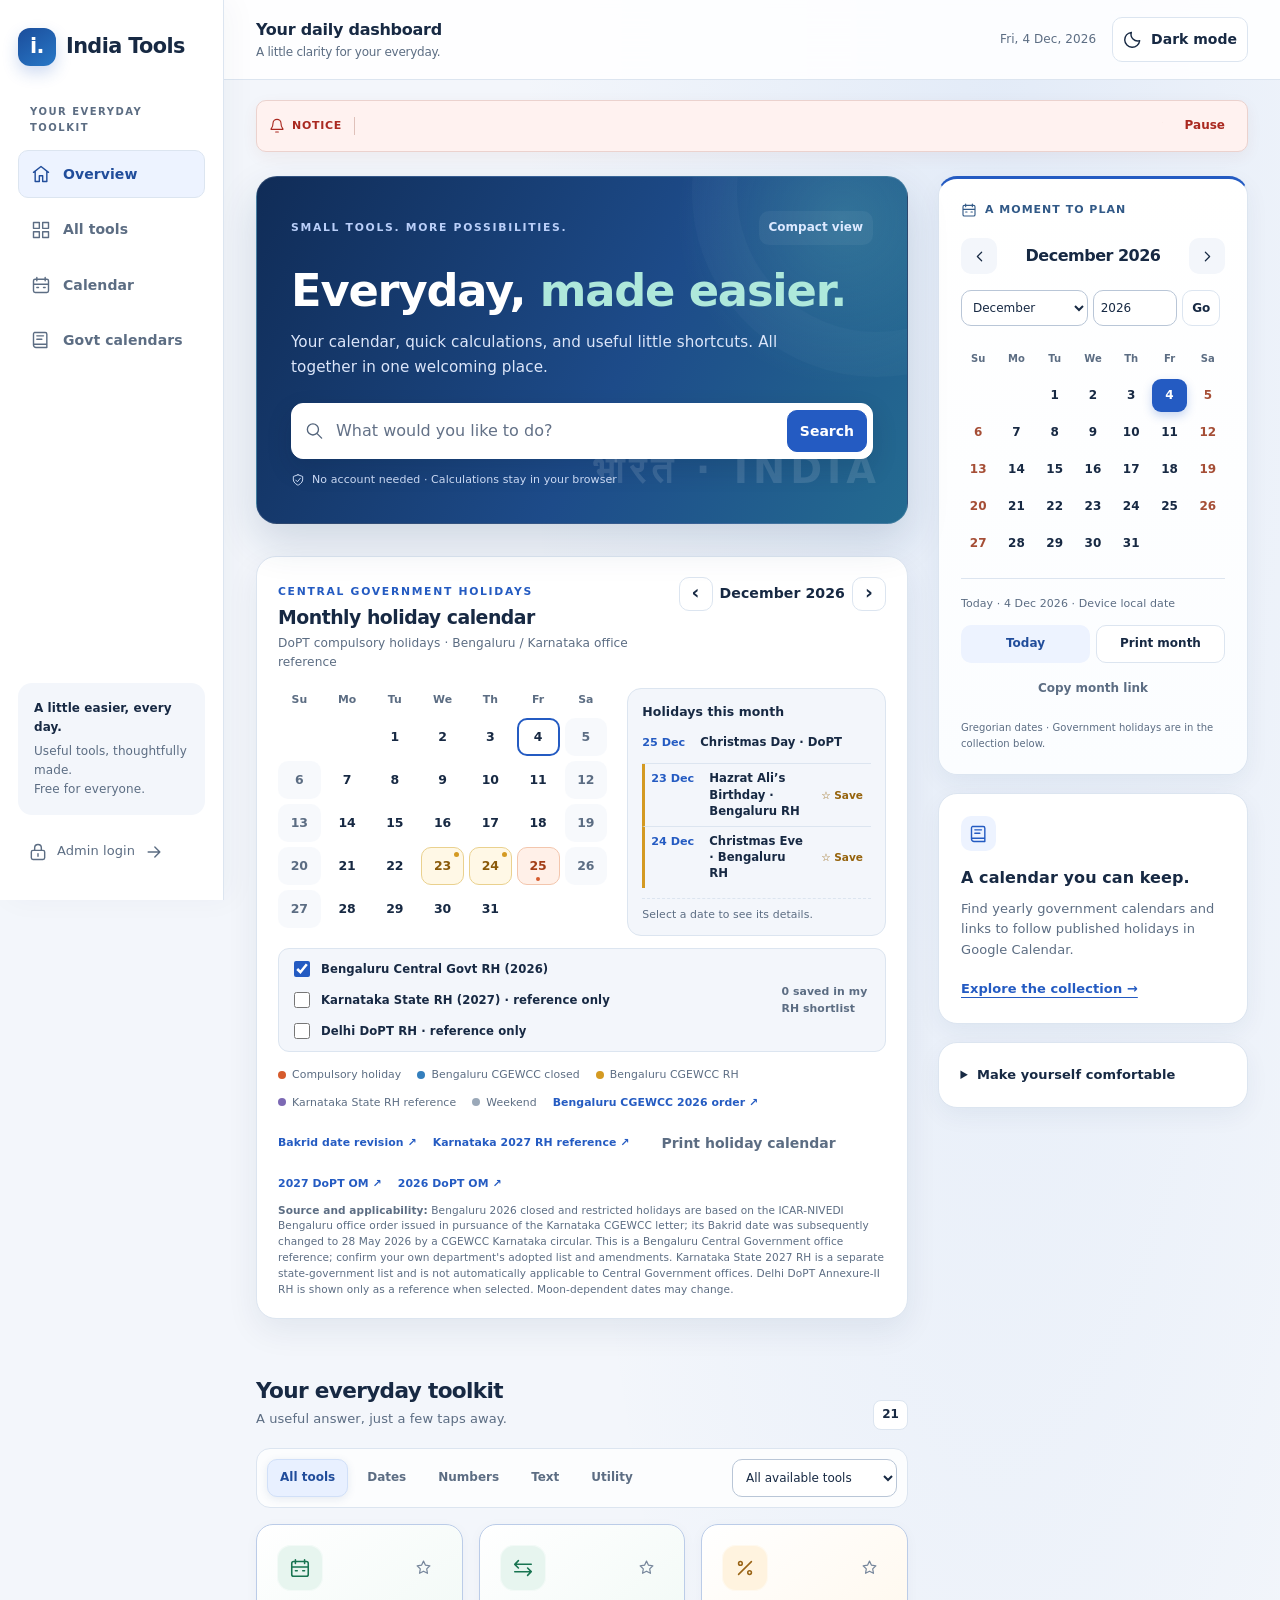
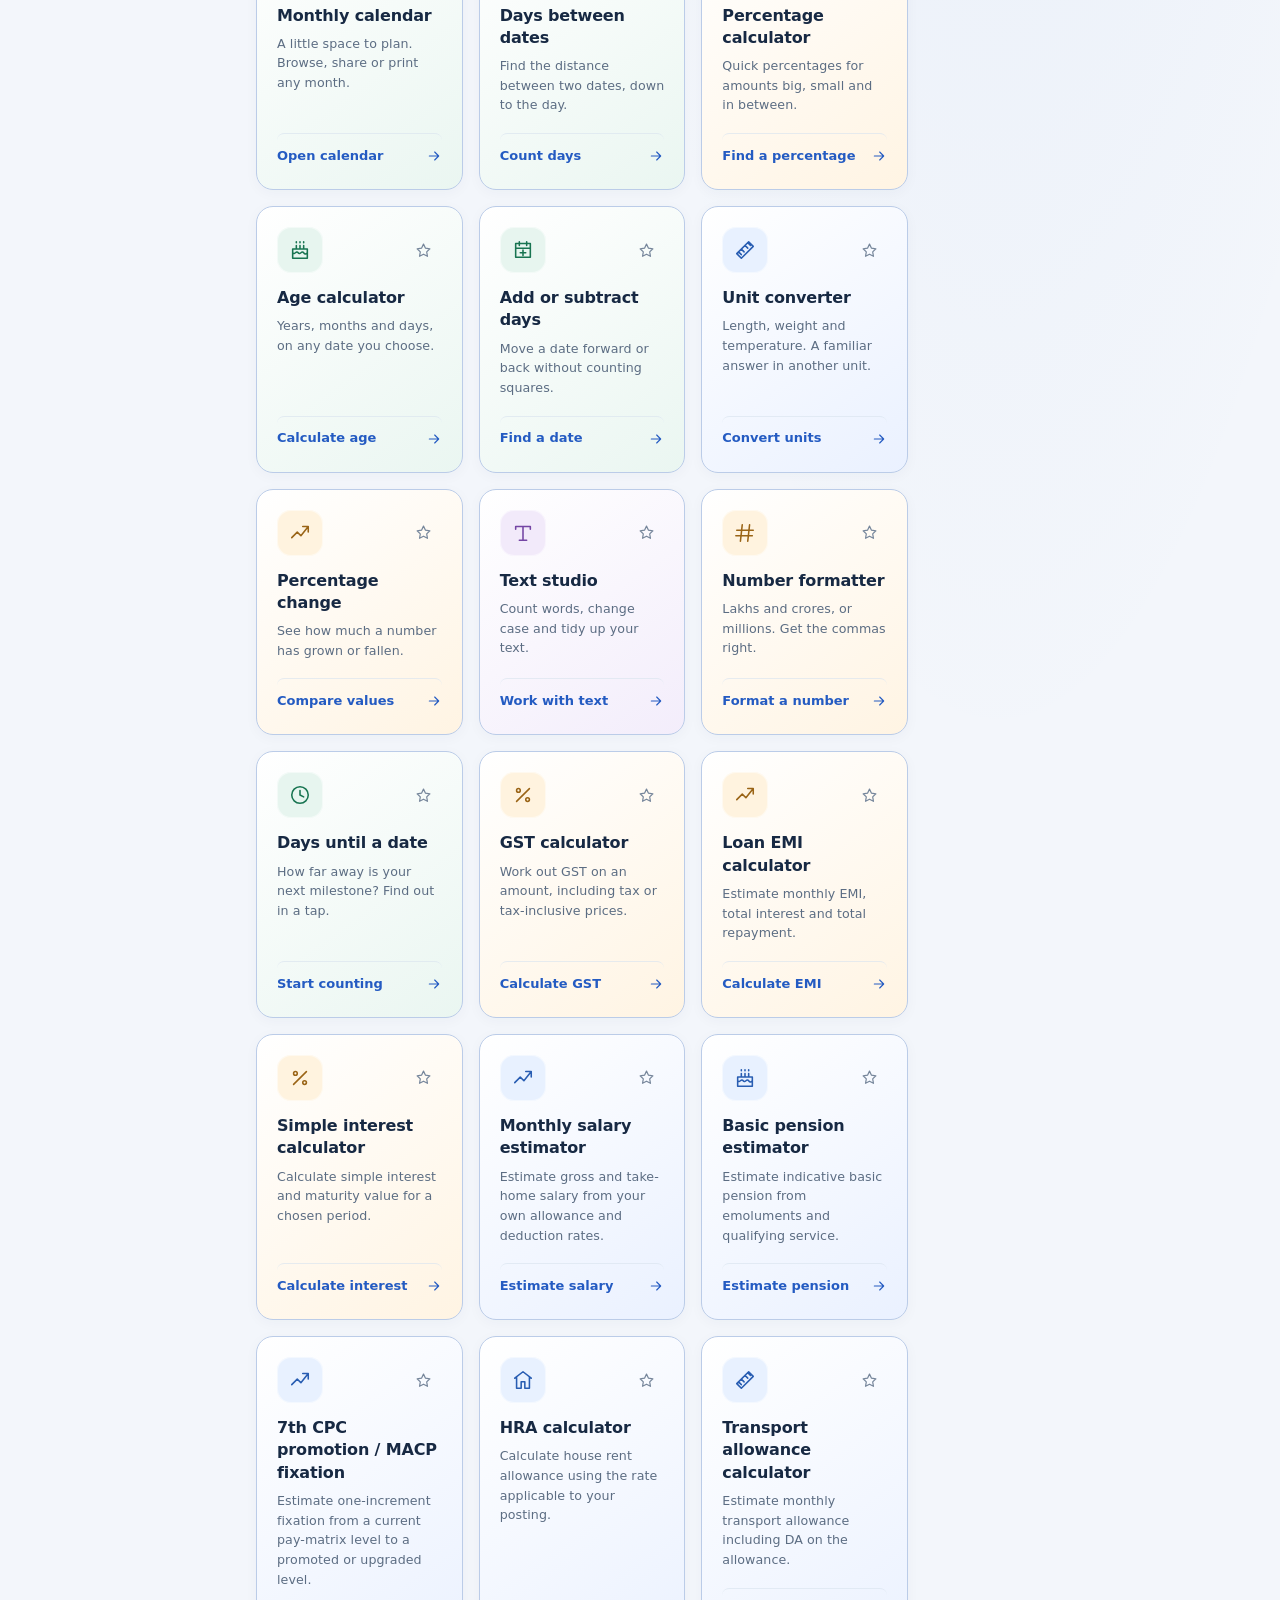
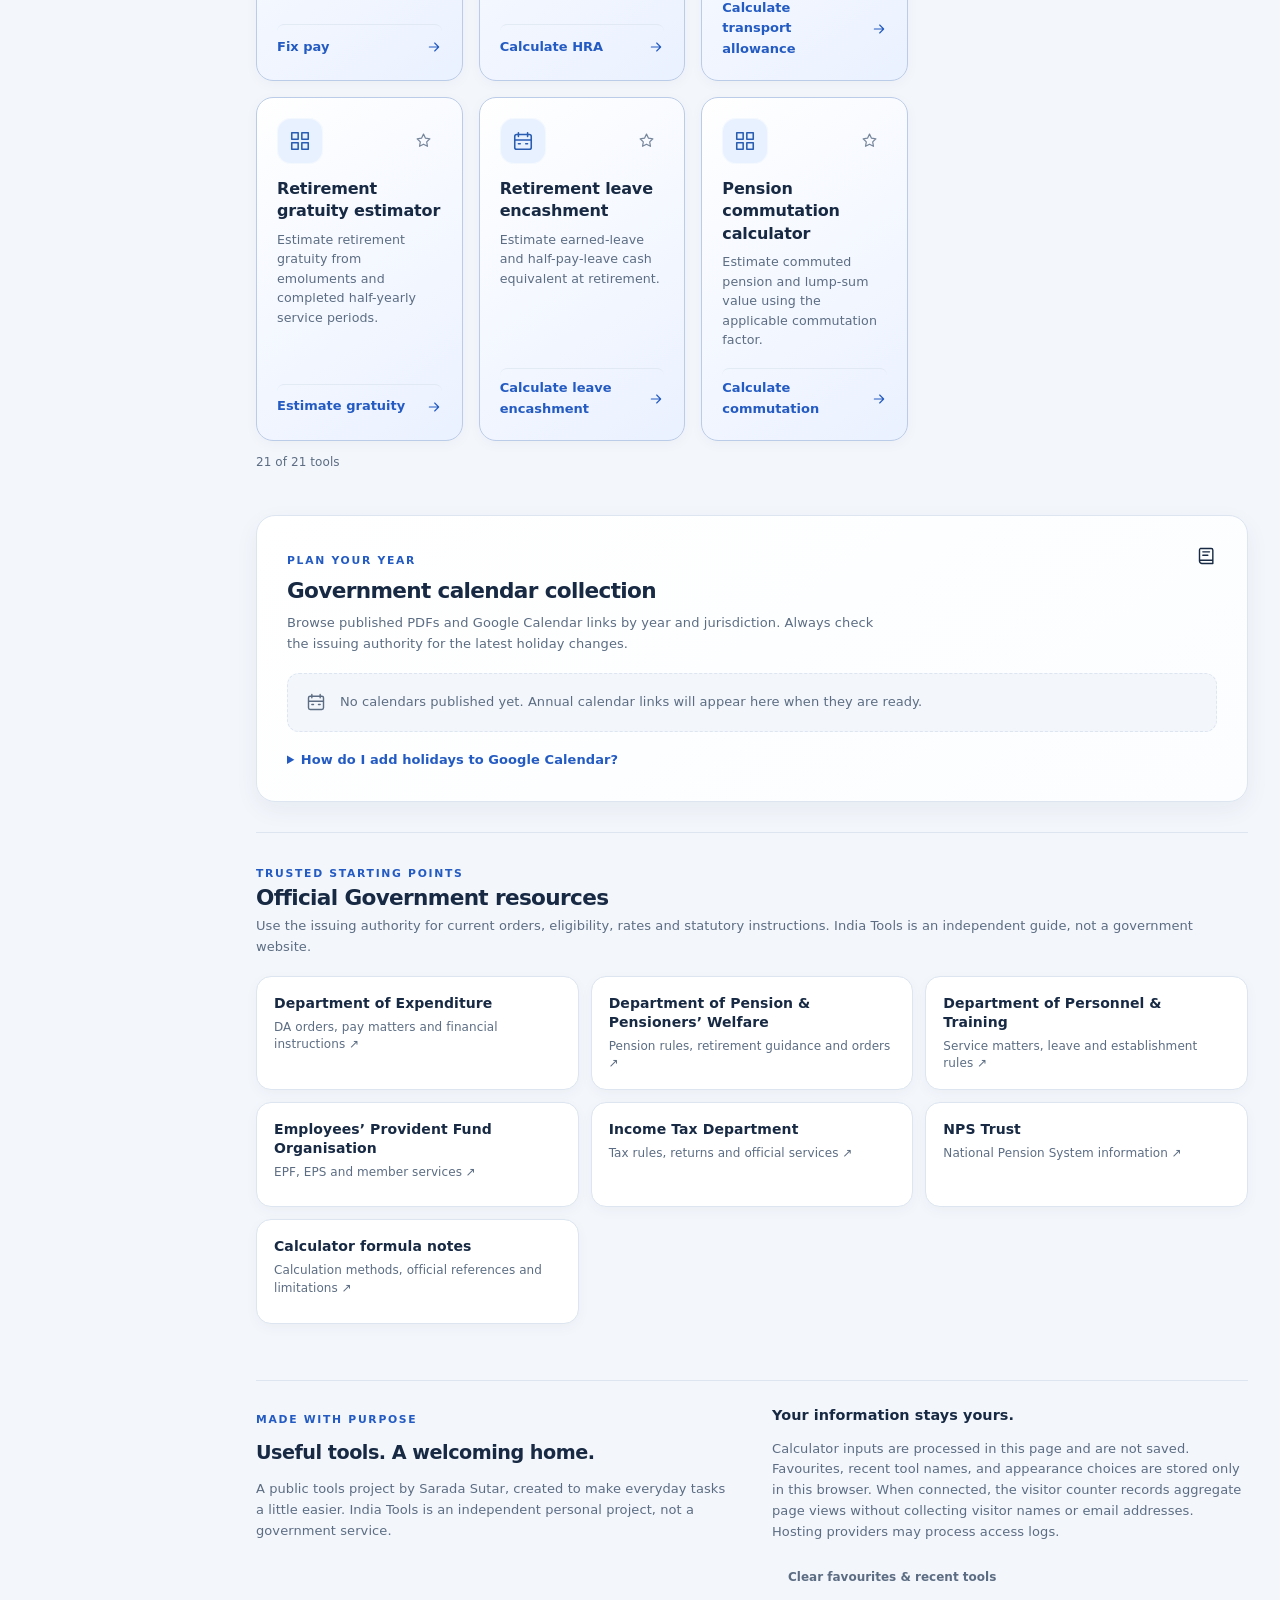
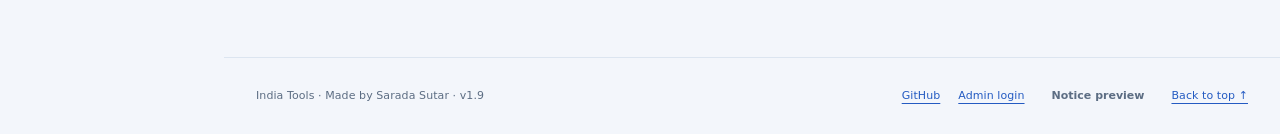
<file: index.html>
<!doctype html>
<html lang="en">
<head>
  <meta charset="utf-8"><meta name="viewport" content="width=device-width,initial-scale=1"><meta name="theme-color" content="#245bc2"><meta name="color-scheme" content="light dark"><link rel="manifest" href="./manifest.webmanifest"><link rel="canonical" href="https://saradasutar.github.io/india/">
  <meta name="description" content="India Tools by Sarada Sutar. Free calendars, date calculators, GST and loan EMI calculators, number tools and text utilities for everyday life. No public account needed.">
  <meta property="og:title" content="India Tools · Everyday, made easier."><meta property="og:description" content="Your everyday toolkit: calendars, calculations and useful little shortcuts. Free to use."><meta property="og:type" content="website"><meta property="og:url" content="https://saradasutar.github.io/india/"><meta name="twitter:card" content="summary">
  <title>India Tools · Everyday, made easier.</title>
  <link rel="icon" href="./favicon.svg" type="image/svg+xml"><link rel="stylesheet" href="./dashboard.css?v=1.9">
  <script src="./tool-core.js?v=0.8" defer></script><script src="./dashboard.js?v=1.9" defer></script>
</head>
<body>
<a class="skip" href="#main">Skip to content</a>
<aside class="sidebar" aria-label="Dashboard navigation">
  <a class="brand" href="./"><span class="brand-mark" aria-hidden="true">i.</span>India Tools</a>
  <div class="side-label">YOUR EVERYDAY TOOLKIT</div>
  <nav aria-label="Main navigation">
    <a href="#main" class="active" aria-current="location"><i data-icon="home"></i><span>Overview</span></a>
    <a href="#tools"><i data-icon="grid"></i><span>All tools</span></a>
    <a href="#calendar"><i data-icon="calendar"></i><span>Calendar</span></a>
    <a href="#publicCalendars"><i data-icon="book"></i><span>Govt calendars</span></a>
  </nav>
  <div class="sidebar-bottom"><div class="side-note"><strong>A little easier, every day.</strong>Useful tools, thoughtfully made.<br>Free for everyone.</div><a class="side-admin" href="./admin.html"><i data-icon="lock"></i>Admin login<i data-icon="arrow"></i></a></div>
</aside>
<header class="topbar">
  <div class="top-title"><span class="desktop-title">Your daily dashboard</span><span class="mobile-brand">India Tools</span><small>A little clarity for your everyday.</small></div>
  <div class="top-actions"><time id="headerDate"></time><button id="themeToggle" class="icon-button theme-button" type="button" aria-label="Use dark theme" aria-pressed="false"><i data-icon="moon"></i><span id="themeLabel">Dark mode</span></button></div>
</header>
<section class="notice-board" id="noticeBoard" aria-label="Notice board" hidden><strong class="notice-label"><i data-icon="bell"></i><span id="noticeLabel">Notice</span></strong><div class="notice-window"><div class="notice-track" id="noticeTrack"></div></div><button id="noticePause" type="button" aria-pressed="false">Pause</button></section>
<main id="main" tabindex="-1">
  <div class="main-column">
    <section class="welcome" id="welcome" aria-labelledby="welcomeTitle">
      <div class="welcome-head"><span class="eyebrow">Small tools. More possibilities.</span><button type="button" id="welcomeToggle" class="welcome-toggle" aria-expanded="true" aria-controls="welcomeDetails">Compact view</button></div>
      <h1 id="welcomeTitle">Everyday, <em>made easier.</em></h1>
      <div id="welcomeDetails"><p class="lead">Your calendar, quick calculations, and useful little shortcuts. All together in one welcoming place.</p></div>
      <form class="search" id="searchForm" role="search"><i data-icon="search"></i><input id="search" type="search" aria-label="Find a tool" placeholder="What would you like to do?" autocomplete="off"><button class="clear-search" id="clearSearch" type="button" aria-label="Clear tool search" hidden>Clear</button><button class="primary">Search</button></form>
      <div class="welcome-foot"><i data-icon="shield"></i>No account needed · Calculations stay in your browser</div>
    </section>
    <section class="dopt-calendar-card" id="doptCalendarCard" aria-labelledby="doptCalendarTitle">
      <div class="dopt-calendar-head">
        <div><span class="eyebrow">Central Government holidays</span><h2 id="doptCalendarTitle">Monthly holiday calendar</h2><p>DoPT compulsory holidays · Bengaluru / Karnataka office reference</p></div>
        <div class="dopt-month-nav"><button id="doptPrev" type="button" class="icon-button" aria-label="Previous month">‹</button><strong id="doptMonthLabel" aria-live="polite"></strong><button id="doptNext" type="button" class="icon-button" aria-label="Next month">›</button></div>
      </div>
      <div class="dopt-calendar-layout">
        <div class="dopt-month-grid" id="doptMonthGrid" role="group" aria-label="Monthly calendar with DoPT holidays"></div>
        <aside class="dopt-month-agenda" aria-label="Holidays this month"><div class="dopt-agenda-title">Holidays this month</div><div id="doptHolidayList"></div><p id="doptSelectedDate" class="dopt-selected-date" aria-live="polite">Select a date to see its details.</p></aside>
      </div>
      <div class="dopt-calendar-controls">
        <div class="dopt-source-toggles">
          <label class="dopt-toggle"><input id="doptShowCG" type="checkbox" checked> Bengaluru Central Govt RH (2026)</label>
          <label class="dopt-toggle"><input id="doptShowKarnataka" type="checkbox"> Karnataka State RH (2027) · reference only</label>
          <label class="dopt-toggle"><input id="doptShowDelhiRH" type="checkbox"> Delhi DoPT RH · reference only</label>
        </div>
        <span id="doptShortlistCount" class="dopt-shortlist-count">0 saved in my RH shortlist</span>
      </div>
      <div class="dopt-calendar-foot"><span><i class="dopt-dot dopt-dot-holiday"></i> Compulsory holiday</span><span><i class="dopt-dot dopt-dot-cg"></i> Bengaluru CGEWCC closed</span><span><i class="dopt-dot dopt-dot-restricted"></i> Bengaluru CGEWCC RH</span><span><i class="dopt-dot dopt-dot-state"></i> Karnataka State RH reference</span><span><i class="dopt-dot dopt-dot-weekend"></i> Weekend</span><a href="https://nivedi.res.in/holidays.php" target="_blank" rel="noopener noreferrer">Bengaluru CGEWCC 2026 order ↗</a><a href="https://www.nftets.org/adminupload/1779358020Holiday%20Circular.pdf" target="_blank" rel="noopener noreferrer">Bakrid date revision ↗</a><a href="https://m.daijiworld.com/news/newsDisplay?newsID=1335984" target="_blank" rel="noopener noreferrer">Karnataka 2027 RH reference ↗</a><button id="doptPrint" type="button" class="quiet-button">Print holiday calendar</button><a href="https://dtf.in/wp-content/files/DoPT_O.M._dated_16.07.2026__Holidays_to_be_observed_in_Central_Government_Offices_during_the_year_2027_-_reg...PDF" target="_blank" rel="noopener noreferrer">2027 DoPT OM ↗</a><a href="https://d1jmc0u14z2tmp.cloudfront.net/uploads/media/List-of-Holiday-2026-DoPT-0693911b85f7cc3-00668785.pdf" target="_blank" rel="noopener noreferrer">2026 DoPT OM ↗</a></div>
      <p class="dopt-calendar-note"><strong>Source and applicability:</strong> Bengaluru 2026 closed and restricted holidays are based on the ICAR-NIVEDI Bengaluru office order issued in pursuance of the Karnataka CGEWCC letter; its Bakrid date was subsequently changed to 28 May 2026 by a CGEWCC Karnataka circular. This is a Bengaluru Central Government office reference; confirm your own department's adopted list and amendments. Karnataka State 2027 RH is a separate state-government list and is not automatically applicable to Central Government offices. Delhi DoPT Annexure-II RH is shown only as a reference when selected. Moon-dependent dates may change.</p>
    </section>
    <section id="tools" aria-labelledby="toolsTitle">
      <div class="sectionhead"><div><h2 id="toolsTitle">Your everyday toolkit</h2><p>A useful answer, just a few taps away.</p></div><span class="tool-count" aria-label="21 available tools">21</span></div>
      <div class="tool-toolbar"><div class="filters" role="group" aria-label="Tool category"><button class="filter" data-category="All" aria-pressed="true">All tools</button><button class="filter" data-category="Dates" aria-pressed="false">Dates</button><button class="filter" data-category="Numbers" aria-pressed="false">Numbers</button><button class="filter" data-category="Text" aria-pressed="false">Text</button><button class="filter" data-category="Utility" aria-pressed="false">Utility</button></div><select id="toolView" aria-label="Choose which tools to show"><option value="all">All available tools</option><option value="favorites">My favourites</option><option value="recent">Recently used</option></select></div>
      <div class="tools" id="toolCards"></div>
      <div class="empty-state" id="empty" hidden><i data-icon="search"></i><h3 id="emptyTitle">No matching tools</h3><p id="emptyMessage">Try another word or choose a different category.</p><button id="resetFilters" class="secondary">Show all tools</button></div>
      <p id="results" class="tool-results" role="status"></p><div id="recentTools" class="recent" aria-label="Recently opened tools" hidden></div><p id="personalStatus" class="small" role="status"></p>
      <noscript><p class="empty-state">Enable JavaScript to use the interactive calendars and calculators.</p></noscript>
    </section>
  </div>
  <aside class="right-rail" aria-label="Calendar and preferences">
    <section id="calendar" class="calendar" aria-label="Gregorian calendar"><div class="print-title">India Tools</div><div class="rail-title"><i data-icon="calendar"></i>A moment to plan</div><div class="calhead"><button id="prev" aria-label="Previous month" class="icon-button"><i data-icon="left"></i></button><h2 id="month" aria-live="polite"></h2><button id="next" aria-label="Next month" class="icon-button"><i data-icon="right"></i></button></div><form class="cal-jump" id="jumpForm"><select id="jumpMonth" aria-label="Choose month"></select><input id="jumpYear" aria-label="Choose year" type="number" min="1900" max="2100" step="1" required><button>Go</button></form><div class="grid" id="days" role="group" aria-label="Calendar dates"></div><p id="monthStatus" class="calendar-status" role="status"></p><p id="dateCaption" class="caption"></p><div class="cal-actions"><button id="current" class="secondary">Today</button><button id="print">Print month</button></div><button id="shareMonth" class="share-month quiet-button">Copy month link</button><p class="calendar-note">Gregorian dates · Government holidays are in the collection below.</p></section>
    <section class="rail-card"><div class="mini-icon"><i data-icon="book"></i></div><h3>A calendar you can keep.</h3><p>Find yearly government calendars and links to follow published holidays in Google Calendar.</p><a href="#publicCalendars">Explore the collection →</a></section>
    <details class="rail-card view-controls"><summary>Make yourself comfortable</summary><div class="options"><label for="textSize">Text size<select id="textSize"><option value="normal">Standard</option><option value="large">Larger</option></select></label><label><input id="contrast" type="checkbox"> Stronger contrast</label><label><input id="lessMotion" type="checkbox"> Reduce motion</label><button id="resetView">Reset appearance</button><small>Saved on this browser. Press / to find a tool.</small></div></details>
  </aside>
  <section class="government full-width" id="publicCalendars" aria-labelledby="govtTitle"><div class="sectionhead"><div><span class="eyebrow">Plan your year</span><h2 id="govtTitle">Government calendar collection</h2><p>Browse published PDFs and Google Calendar links by year and jurisdiction. Always check the issuing authority for the latest holiday changes.</p></div><i data-icon="book"></i></div><div class="collection-filters" id="calendarFilters" hidden><label for="calendarYear">Year<select id="calendarYear"><option value="">All years</option></select></label><label for="calendarRegion">Jurisdiction<select id="calendarRegion"><option value="">All jurisdictions</option></select></label></div><div class="collection-empty" id="calendarEmpty"><i data-icon="calendar"></i><p id="calendarLoadStatus" role="status">No calendars published yet. Annual calendar links will appear here when they are ready.</p></div><div id="calendarLinks"></div><p id="calendarActionStatus" class="small" role="status"></p><details class="collection-help"><summary>How do I add holidays to Google Calendar?</summary><p>Use a computer browser: in Google Calendar, choose Other calendars → Add → From URL, then paste the published calendar URL. Some links open a shared calendar directly; a raw iCal URL is offered here as a copy button. The owner must make the holiday calendar public. A PDF alone does not add holidays to your calendar. <a href="https://support.google.com/calendar/answer/37100" target="_blank" rel="noopener noreferrer">Google's instructions ↗</a></p><p>Odia dates and festival data will be added after source verification. They are not included in the Gregorian month view.</p></details></section>
  <section class="official-resources full-width" id="officialResources" aria-labelledby="officialResourcesTitle">
    <div class="sectionhead"><div><span class="eyebrow">Trusted starting points</span><h2 id="officialResourcesTitle">Official Government resources</h2><p>Use the issuing authority for current orders, eligibility, rates and statutory instructions. India Tools is an independent guide, not a government website.</p></div></div>
    <div class="resource-grid">
      <a class="resource-link" href="https://doe.gov.in/en/circulars" target="_blank" rel="noopener noreferrer"><strong>Department of Expenditure</strong><span>DA orders, pay matters and financial instructions ↗</span></a>
      <a class="resource-link" href="https://doppw.gov.in/" target="_blank" rel="noopener noreferrer"><strong>Department of Pension &amp; Pensioners’ Welfare</strong><span>Pension rules, retirement guidance and orders ↗</span></a>
      <a class="resource-link" href="https://dopt.gov.in/" target="_blank" rel="noopener noreferrer"><strong>Department of Personnel &amp; Training</strong><span>Service matters, leave and establishment rules ↗</span></a>
      <a class="resource-link" href="https://www.epfindia.gov.in/" target="_blank" rel="noopener noreferrer"><strong>Employees’ Provident Fund Organisation</strong><span>EPF, EPS and member services ↗</span></a>
      <a class="resource-link" href="https://www.incometax.gov.in/iec/foportal/" target="_blank" rel="noopener noreferrer"><strong>Income Tax Department</strong><span>Tax rules, returns and official services ↗</span></a>
      <a class="resource-link" href="https://npstrust.org.in/" target="_blank" rel="noopener noreferrer"><strong>NPS Trust</strong><span>National Pension System information ↗</span></a>
      <a class="resource-link" href="./CENTRAL-GOVT-CALCULATOR-NOTES.md"><strong>Calculator formula notes</strong><span>Calculation methods, official references and limitations ↗</span></a>
    </div>
  </section>
  <section class="about full-width" id="about"><div><span class="eyebrow">Made with purpose</span><h2>Useful tools. A welcoming home.</h2><p>A public tools project by Sarada Sutar, created to make everyday tasks a little easier. India Tools is an independent personal project, not a government service.</p></div><div><h3>Your information stays yours.</h3><p>Calculator inputs are processed in this page and are not saved. Favourites, recent tool names, and appearance choices are stored only in this browser. When connected, the visitor counter records aggregate page views without collecting visitor names or email addresses. Hosting providers may process access logs.</p><button id="resetPersonal" class="quiet-button">Clear favourites &amp; recent tools</button><p id="resetStatus" class="small" role="status"></p></div></section>
</main>
<footer><span>India Tools · Made by Sarada Sutar · v1.9</span><div class="footer-links"><a href="https://github.com/saradasutar/india">GitHub</a><a href="./admin.html">Admin login</a><button id="noticeAdminOpen" class="quiet-button">Notice preview</button><a href="#main">Back to top ↑</a></div></footer>
<dialog id="toolDialog" aria-labelledby="toolTitle" aria-describedby="toolIntro"><div class="dialog-header"><div><span class="eyebrow" id="toolCategory"></span><h2 id="toolTitle"></h2></div><button class="close icon-button" aria-label="Close tool"><i data-icon="close"></i></button></div><p id="toolIntro" class="dialog-intro"></p><form id="toolForm"><div id="toolFields" class="fields"></div><div id="textActions" class="text-actions" hidden><button type="button" data-text-action="upper">UPPERCASE</button><button type="button" data-text-action="lower">lowercase</button><button type="button" data-text-action="clean">Clean spacing</button><button type="button" id="undoText" disabled>Undo</button></div><div id="textCounts" class="text-counts" role="status" hidden></div><p id="toolError" class="tool-error" role="alert"></p><div class="tool-actions"><button id="calculate" class="primary">Calculate</button><button type="button" id="toolExample">Try an example</button><button type="button" id="toolClear" class="quiet-button">Clear</button></div></form><section id="resultBox" class="result-box" hidden><output id="toolResult" aria-live="polite" aria-label="Calculation result"></output><div class="result-actions"><small>Calculated on your device</small><button id="copyResult">Copy result</button></div></section><p id="toolHelp" class="tool-help"></p><div class="result-actions"><button id="shareTool" class="tool-share quiet-button">Copy tool link</button><small id="copyStatus" role="status"></small></div></dialog>
<dialog id="noticeAdmin" aria-labelledby="noticeAdminTitle"><button class="close" type="button">Close</button><h2 id="noticeAdminTitle">Notice board &amp; quote</h2><p class="notice-help">Preview your changes here. Publishing requires your authorised GitHub account. Preview changes affect only this open page.</p><form id="noticeForm" class="notice-form"><label><input id="noticeEnabled" type="checkbox"> Show notice board</label><label>Heading<select id="noticeKind"><option>Notice</option><option>Quote of the day</option><option>Announcement</option></select></label><label>Message or quote<textarea id="noticeText" rows="3" maxlength="1000" required></textarea></label><label>Optional HTTPS link<input id="noticeLink" type="url" placeholder="https://example.com"></label><label>Scrolling speed<select id="noticeSpeed"><option value="slow">Slow</option><option value="normal">Normal</option><option value="fast">Fast</option></select></label><div class="admin-actions"><button type="submit" class="primary">Preview changes</button><button id="noticePrepare" type="button">Prepare for publishing</button><button id="noticeRestore" type="button">Restore published</button></div></form><section id="noticePublish" hidden><p>Copy these settings, open the GitHub editor, replace the file contents and choose <strong>Commit changes</strong>. The public notice updates after the website deployment finishes.</p><label>Settings to publish<textarea id="noticeExport" rows="9" readonly></textarea></label><div class="admin-actions"><button id="noticeCopy" type="button">Copy settings</button><a href="https://github.com/saradasutar/india/edit/main/notice-board.json" target="_blank" rel="noopener noreferrer">Open GitHub editor ↗</a></div></section><p id="noticeStatus" role="status"></p></dialog>

</body>
</html>
</file>
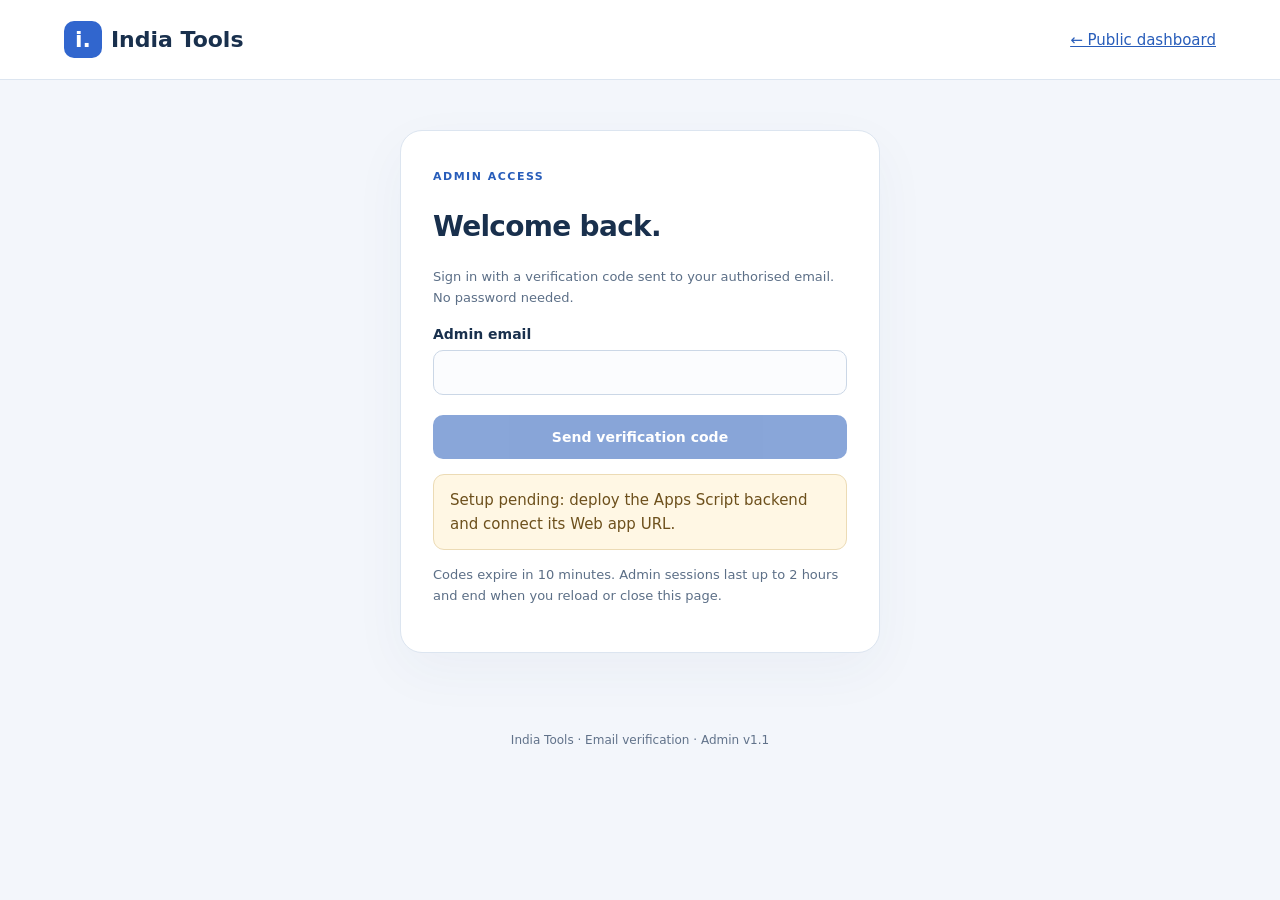
<file: admin.html>
<!doctype html><html lang="en"><head><meta charset="utf-8"><meta name="viewport" content="width=device-width,initial-scale=1"><meta name="robots" content="noindex,nofollow"><title>Admin · India Tools</title><style>
*{box-sizing:border-box}[hidden]{display:none!important}body{margin:0;background:#f3f6fb;color:#19304d;font:15px/1.6 system-ui,sans-serif}header{display:flex;justify-content:space-between;align-items:center;padding:22px max(20px,5vw);background:white;border-bottom:1px solid #dce5f0}a{color:#285dba}.brand{font-size:22px;font-weight:800;text-decoration:none;color:#19304d}.brand span{background:#3166ce;color:white;padding:6px 11px;border-radius:10px;margin-right:9px}main{max-width:1060px;margin:34px auto;padding:0 20px}.login{max-width:480px;margin:50px auto;background:white;border:1px solid #dce5f0;border-radius:22px;padding:32px;box-shadow:0 18px 55px #25446b0b}h1{font-size:28px;line-height:1.2;letter-spacing:-.7px}h2{font-size:20px;margin:0 0 14px}.eyebrow{font-size:11px;letter-spacing:1.5px;color:#285dba;font-weight:750}.muted{color:#5c6f87;font-size:13px}label{display:block;font-weight:650;font-size:14px;margin:14px 0 5px}input,textarea,select{width:100%;padding:12px;border:1px solid #cbd7e6;border-radius:10px;font:16px system-ui;background:#fbfcfe}input[type=checkbox]{width:auto}button{background:#285dba;border:0;color:white;border-radius:10px;padding:12px 18px;min-height:44px;font:650 14px system-ui;cursor:pointer}button:disabled{opacity:.55;cursor:not-allowed}.secondary{background:#eaf0f9;color:#2a4d7a}.wide{width:100%;margin-top:20px}.message{padding:13px 16px;background:#fff7e4;color:#6d501c;border:1px solid #ecdbb5;border-radius:11px;white-space:pre-wrap}.message:empty{display:none}.workspace{display:grid;gap:20px}.panel{background:white;border:1px solid #dce5f0;border-radius:16px;padding:24px}.stats{display:grid;grid-template-columns:1fr 1fr;gap:16px}.stat{padding:20px;background:#edf4ff;border-radius:13px}.stat:nth-child(2){background:#edf7f1}.stat strong{display:block;font-size:30px}.row{display:flex;gap:12px;align-items:center;flex-wrap:wrap}.row>*{flex:1;min-width:140px}.actions{display:flex;gap:10px;align-items:center;flex-wrap:wrap}.calendar-entry{padding:18px 0;border-top:1px solid #e0e7f0}.calendar-entry h3{margin:0 0 4px}.calendar-entry p{margin:3px 0 12px;overflow-wrap:anywhere}.calendar-entry button{padding:8px 13px}.table-wrap{overflow-x:auto}table{border-collapse:collapse;width:100%;font-size:13px}td,th{padding:9px;border-bottom:1px solid #e5eaf1;text-align:left}details summary{cursor:pointer;font-weight:650}footer{text-align:center;font-size:12px;color:#61728a;padding:28px}:focus-visible{outline:3px solid #d59a2d;outline-offset:3px}@media(max-width:600px){main{padding:0 14px;margin:20px auto}.login{margin:22px auto;padding:25px}.panel{padding:20px}.brand{font-size:19px}header{padding:18px}.stats{gap:10px}.stat{padding:15px}.stat strong{font-size:25px}header a:last-child{font-size:12px}}
</style></head><body><header><a class="brand" href="./"><span>i.</span>India Tools</a><a href="./">← Public dashboard</a></header><main>
<section id="login" class="login"><span class="eyebrow">ADMIN ACCESS</span><h1>Welcome back.</h1><p class="muted">Sign in with a verification code sent to your authorised email. No password needed.</p><form id="emailForm"><label for="email">Admin email</label><input id="email" type="email" autocomplete="email" required><button id="send" class="wide" disabled>Send verification code</button></form><form id="codeForm" hidden><label for="code">6-digit verification code</label><input id="code" inputmode="numeric" autocomplete="one-time-code" pattern="[0-9]{6}" maxlength="6" required><button class="wide">Verify &amp; sign in</button><button id="changeEmail" type="button" class="secondary wide">Use another email / resend code</button></form><p id="loginStatus" class="message" role="status">Checking backend connection…</p><p class="muted">Codes expire in 10 minutes. Admin sessions last up to 2 hours and end when you reload or close this page.</p></section>
<section id="admin" class="workspace" hidden><div class="actions"><h1 style="flex:1">Dashboard management</h1><button id="refresh" class="secondary">Reload saved data</button><button id="logout" class="secondary">Sign out</button></div><p id="draftStatus" class="muted" role="status">All changes published.</p><p id="status" class="message" role="status"></p><section class="panel"><h2>Website visits</h2><div class="stats"><div class="stat">Today (IST)<strong id="today">—</strong></div><div class="stat">Total page views<strong id="total">—</strong></div></div><p id="statsNote" class="muted"></p><details><summary>Last 30 recorded days</summary><div class="table-wrap"><table><thead><tr><th>Date</th><th>Page views</th></tr></thead><tbody id="days"></tbody></table></div></details></section>
<form id="settings"><section class="panel"><h2>Notice board &amp; quote</h2><label><input type="checkbox" id="enabled"> Show notice</label><div class="row"><div><label for="kind">Heading</label><select id="kind"><option>Notice</option><option>Quote of the day</option><option>Announcement</option></select></div><div><label for="speed">Scrolling speed</label><select id="speed"><option value="slow">Slow</option><option value="normal">Normal</option><option value="fast">Fast</option></select></div></div><label for="message">Message</label><textarea id="message" rows="3" maxlength="1000"></textarea><label for="link">Optional HTTPS link</label><input id="link" type="url" placeholder="https://..."></section><section class="panel" style="margin-top:20px"><h2>Government calendar collection</h2><p class="muted">Use verified government calendars and label the jurisdiction. A Google Calendar link must point to your public holiday calendar. These links do not create holiday events automatically.</p><div id="calendars"></div><button type="button" id="addCalendar" class="secondary">+ Add calendar</button></section><button class="wide" id="save">Publish notice &amp; calendar changes</button></form>
<section class="panel" id="calendarEditor" hidden><h2 id="editorTitle">Calendar details</h2><form id="calendarForm"><div class="row"><div><label for="year">Year</label><input id="year" type="number" min="2000" max="2100" required></div><div><label for="title">Title</label><input id="title" maxlength="120" required></div></div><label for="jurisdiction">Jurisdiction / source</label><input id="jurisdiction" maxlength="120" placeholder="e.g. Central Government — official source"><label for="pdf">Public PDF link</label><input id="pdf" type="url"><label for="file">Or upload a calendar PDF (up to 5 MB)</label><input id="file" type="file" accept="application/pdf,.pdf"><p class="muted">Uploading makes the PDF accessible to anyone with its link. Only upload calendars intended for public use. Removing a listing does not delete its Drive file.</p><button type="button" id="upload" class="secondary">Upload public PDF</button><label for="google">Public Google Calendar share link or iCal URL</label><input id="google" type="url" placeholder="https://calendar.google.com/calendar/..."><p class="muted">Direct share links open Google Calendar; public .ics URLs appear as a copyable subscription URL for desktop Calendar → Other calendars → From URL.</p><div class="actions" style="margin-top:20px"><button>Add to draft</button><button type="button" id="cancelEdit" class="secondary">Cancel</button></div><p class="muted">After adding to draft, use Publish above to make it visible.</p></form></section></section></main><footer>India Tools · Email verification · Admin v1.1</footer>
<script>
'use strict';const $=id=>document.getElementById(id);let endpoint='',token='',challenge='',settings=null,calendars=[],editId=null,expiryTimer,dirty=false;
function setDirty(value){dirty=value;$('draftStatus').textContent=value?'Unpublished changes in this browser · Publish to make them visible.':'All changes published.';}
window.addEventListener('beforeunload',e=>{if(dirty){e.preventDefault();e.returnValue='';}});
function status(text,login=false){$(login?'loginStatus':'status').textContent=text;}
async function api(action,data={}){if(!endpoint)throw Error('Backend setup is pending.');const controller=new AbortController(),timer=setTimeout(()=>controller.abort(),60000);try{const res=await fetch(endpoint,{method:'POST',headers:{'Content-Type':'text/plain;charset=utf-8'},body:JSON.stringify({action,...data,token}),signal:controller.signal,credentials:'omit',redirect:'follow'});const json=await res.json();if(!json.ok){if(json.error==='AUTH_REQUIRED'){localLogout();throw Error('Your session ended. Sign in again.');}throw Error(json.error||'Request failed.');}return json.data;}catch(e){if(e.name==='AbortError')throw Error('Request timed out. Reload saved data before retrying a publish or upload.');if(e instanceof SyntaxError)throw Error('Backend returned an unexpected response. Check the Web app deployment.');throw e;}finally{clearTimeout(timer);}}
async function busy(button,fn){button.disabled=true;try{await fn();}catch(e){status(e.message,!token);}finally{button.disabled=false;}}
function localLogout(){token='';settings=null;calendars=[];challenge='';setDirty(false);clearTimeout(expiryTimer);$('admin').hidden=true;$('login').hidden=false;$('codeForm').hidden=true;$('emailForm').hidden=false;$('code').value='';$('calendars').replaceChildren();$('days').replaceChildren();$('settings').reset();status('Please verify your email to sign in.',true);}
$('emailForm').onsubmit=e=>{e.preventDefault();busy($('send'),async()=>{const d=await api('requestOtp',{email:$('email').value.trim()});challenge=d.challenge;$('emailForm').hidden=true;$('codeForm').hidden=false;status(d.message,true);$('code').focus();});};
$('changeEmail').onclick=()=>{$('codeForm').hidden=true;$('emailForm').hidden=false;$('code').value='';challenge='';status('Enter your email. Wait 90 seconds between code requests.',true);};
$('codeForm').onsubmit=e=>{e.preventDefault();busy(e.submitter,async()=>{const d=await api('verifyOtp',{challenge,code:$('code').value.trim()});token=d.token;$('code').value='';try{await loadAdmin();}catch(e){localLogout();throw e;}clearTimeout(expiryTimer);expiryTimer=setTimeout(localLogout,Math.max(0,d.expires-Date.now()));});};
$('logout').onclick=()=>{if(dirty&&!confirm('Sign out and discard your unpublished changes?'))return;busy($('logout'),async()=>{try{await api('logout');}finally{localLogout();}});};
async function loadAdmin(){const d=await api('adminGet');settings=d.settings;calendars=structuredClone(settings.calendars);const n=settings.notice;$('enabled').checked=n.enabled;$('kind').value=n.label;$('speed').value=n.speed;$('message').value=n.text;$('link').value=n.link;$('today').textContent=d.stats.today.toLocaleString('en-IN');$('total').textContent=d.stats.total.toLocaleString('en-IN');$('statsNote').textContent=d.stats.note;$('days').replaceChildren();for(const row of d.stats.days.slice().reverse()){const tr=document.createElement('tr');for(const val of [row.day,row.views]){const td=document.createElement('td');td.textContent=val;tr.append(td);}$('days').append(tr);}renderCalendars();$('login').hidden=true;$('admin').hidden=false;$('calendarEditor').hidden=true;setDirty(false);status('Saved data loaded.');}
$('refresh').onclick=()=>{if(confirm('Reload saved data? Unsaved edits will be discarded.'))busy($('refresh'),loadAdmin);};
function renderCalendars(){$('calendars').replaceChildren();for(const c of calendars){const box=document.createElement('div');box.className='calendar-entry';const h=document.createElement('h3');h.textContent=c.year+' · '+c.title;const p=document.createElement('p');p.textContent=c.jurisdiction;const edit=document.createElement('button');edit.type='button';edit.className='secondary';edit.textContent='Edit';edit.onclick=()=>openEditor(c);const remove=document.createElement('button');remove.type='button';remove.className='secondary';remove.textContent='Remove from draft';remove.onclick=()=>{calendars=calendars.filter(x=>x.id!==c.id);renderCalendars();setDirty(true);status('Removed from draft. Publish to update the public website.');};const actions=document.createElement('div');actions.className='actions';actions.append(edit,remove);box.append(h,p,actions);$('calendars').append(box);}}
function openEditor(c){editId=c?.id||null;$('calendarForm').reset();for(const k of ['year','title','jurisdiction','pdf','google'])$(k).value=c?.[k]||(k==='year'?new Date().getFullYear():'');$('calendarEditor').hidden=false;$('calendarEditor').scrollIntoView({behavior:'smooth'});$('title').focus();}
$('addCalendar').onclick=()=>openEditor(null);$('cancelEdit').onclick=()=>{$('calendarEditor').hidden=true;};
function https(s){if(!s)return '';const u=new URL(s);if(u.protocol!=='https:'||u.username||u.password)throw Error('Use an HTTPS link without credentials.');return u.href;}
$('calendarForm').onsubmit=e=>{e.preventDefault();try{const c={id:editId||crypto.randomUUID(),year:Number($('year').value),title:$('title').value.trim(),jurisdiction:$('jurisdiction').value.trim(),pdf:https($('pdf').value.trim()),google:https($('google').value.trim())};if(!c.pdf&&!c.google)throw Error('Add a PDF or Google Calendar link.');if(c.google&&new URL(c.google).hostname!=='calendar.google.com')throw Error('Use a calendar.google.com link.');if(editId)calendars=calendars.map(x=>x.id===editId?c:x);else{if(calendars.length>=20)throw Error('Maximum 20 calendars.');calendars.push(c);}renderCalendars();setDirty(true);$('calendarEditor').hidden=true;status('Calendar added to draft. Publish to make it visible.');$('save').focus();}catch(e){status(e.message);}};
$('upload').onclick=()=>busy($('upload'),async()=>{const file=$('file').files[0];if(!file||file.size>5*1024*1024||!file.name.toLowerCase().endsWith('.pdf'))throw Error('Choose a PDF up to 5 MB.');const base64=await new Promise((resolve,reject)=>{const reader=new FileReader();reader.onload=()=>resolve(reader.result.split(',')[1]);reader.onerror=()=>reject(Error('Cannot read file.'));reader.readAsDataURL(file);});const r=await api('uploadPdf',{name:file.name,base64});$('pdf').value=r.url;setDirty(true);status('PDF uploaded with public link. Add this calendar to draft, then publish.');});
$('settings').addEventListener('input',()=>setDirty(true));
$('settings').onsubmit=e=>{e.preventDefault();if(!$('calendarEditor').hidden){status('Add the open calendar to the draft, or cancel editing, before publishing.');return;}busy($('save'),async()=>{settings=await api('saveSettings',{revision:settings.revision,notice:{enabled:$('enabled').checked,label:$('kind').value,text:$('message').value,link:$('link').value.trim(),speed:$('speed').value},calendars});setDirty(false);status('Published. Visitors see the changes on their next page load.');});};
(async()=>{try{const config=await fetch('./india-config.json',{cache:'no-store'}).then(r=>r.json());if(!/^https:\/\/script\.google\.com\/macros\/s\/[A-Za-z0-9_-]+\/exec$/.test(config.backendUrl||''))throw Error('Setup pending: deploy the Apps Script backend and connect its Web app URL.');endpoint=config.backendUrl;$('send').disabled=false;status('Enter your authorised admin email to receive a code.',true);}catch(e){status(e.message,true);}})();
</script></body></html>
</file>
<file: dashboard.css>
/* India Tools v0.8. One token system, no historical override layers. */
:root{color-scheme:light;--bg:#f4f6fb;--surface:#fff;--ink:#172840;--muted:#53647b;--line:#dde5ef;--primary:#255dcc;--soft:#edf3ff;--soft-ink:#244e9a;--green:#15714f;--notice-bg:#fff2f0;--notice-ink:#aa2920;--shadow:0 5px 25px #203b6710;--radius:18px;--space:24px;--font:16px}
*{box-sizing:border-box}[hidden]{display:none!important}html{scroll-behavior:smooth;scroll-padding-top:100px}body{margin:0;background:var(--bg);color:var(--ink);font:var(--font)/1.6 ui-sans-serif,system-ui,-apple-system,BlinkMacSystemFont,"Segoe UI",sans-serif;-webkit-font-smoothing:antialiased;padding-left:224px}a{color:var(--primary);text-underline-offset:4px}button,input,select,textarea{font:inherit}button,input,select,textarea,a,summary{outline-offset:4px}button,summary{cursor:pointer}button{border:1px solid var(--line);background:var(--surface);color:var(--ink);border-radius:10px;min-height:44px;padding:9px 15px;font-weight:650;font-size:.875rem;transition:background .18s,border-color .18s,transform .18s}button:hover{border-color:var(--primary);background:var(--soft)}button:active{transform:translateY(1px)}button:disabled{opacity:.45;cursor:not-allowed}input,select,textarea{color:var(--ink);background:var(--surface);border:1px solid #b9c6d7;border-radius:10px;padding:11px 12px;min-width:0;width:100%;font-size:1rem;min-height:46px}input[type=checkbox]{width:auto;min-height:auto;accent-color:var(--primary)}textarea{resize:vertical}label{font-size:.875rem;font-weight:650}p{color:var(--muted)}h1,h2,h3,p{overflow-wrap:break-word}h2{font-size:1.35rem;line-height:1.3;letter-spacing:-.5px}h3{font-size:1rem;line-height:1.4}svg{display:block}.glyph{width:20px;height:20px;flex-shrink:0}.primary{background:var(--primary);border-color:var(--primary);color:#fff}.primary:hover{background:#174cb4;color:#fff}.secondary{background:var(--soft);color:var(--soft-ink);border-color:transparent}.icon-button{padding:10px;display:inline-flex;align-items:center;justify-content:center}.quiet-button{background:transparent;border-color:transparent;color:var(--muted)}.eyebrow{font-size:.675rem;letter-spacing:1.7px;text-transform:uppercase;font-weight:800;color:var(--primary)}.muted{color:var(--muted)}.small{font-size:.8125rem}.sr-only{position:absolute;width:1px;height:1px;padding:0;margin:-1px;overflow:hidden;clip:rect(0,0,0,0);white-space:nowrap;border:0}.skip{position:fixed;left:16px;top:-100px;z-index:100;background:var(--surface);padding:12px;border-radius:8px}.skip:focus{top:12px}:focus-visible{outline:3px solid #b56d00;outline-offset:4px}
.sidebar{position:fixed;inset:0 auto 0 0;z-index:30;width:224px;background:var(--surface);border-right:1px solid var(--line);padding:28px 18px;display:flex;flex-direction:column}.brand{display:flex;align-items:center;gap:10px;color:var(--ink);text-decoration:none;font-size:1.3rem;font-weight:800;letter-spacing:-.6px}.brand-mark{display:grid;place-items:center;width:38px;height:38px;border-radius:12px;background:var(--primary);color:white;font-size:1.3rem;font-weight:850}.side-label{font-size:.625rem;font-weight:750;color:var(--muted);letter-spacing:1.5px;margin:38px 12px 14px}.sidebar nav{display:grid;gap:7px}.sidebar nav a{display:flex;align-items:center;gap:12px;text-decoration:none;color:var(--muted);font-size:.875rem;font-weight:650;padding:12px;border:1px solid transparent;border-radius:10px;min-height:48px}.sidebar nav a:hover,.sidebar nav a.active{background:var(--soft);color:var(--soft-ink)}.sidebar nav a.active{border-color:var(--line)}.sidebar-bottom{margin-top:auto}.side-note{background:var(--bg);border-radius:14px;padding:16px;font-size:.75rem;color:var(--muted);margin-bottom:16px}.side-note strong{display:block;color:var(--ink);margin-bottom:4px}.side-admin{display:flex;gap:9px;align-items:center;text-decoration:none;font-size:.8125rem;padding:10px;color:var(--muted)}
.topbar{position:sticky;top:0;z-index:20;display:flex;align-items:center;justify-content:space-between;gap:16px;padding:17px 32px;border-bottom:1px solid var(--line);background:var(--surface)}.top-title{font-weight:750;font-size:1rem}.top-title small{display:block;font-size:.75rem;font-weight:400;color:var(--muted)}.top-actions{display:flex;align-items:center;gap:16px}.top-actions time{font-size:.75rem;color:var(--muted)}.mobile-brand{display:none}.theme-button{gap:8px}.notice-board{display:flex;align-items:center;gap:12px;margin:20px 32px 0;padding:7px 12px;background:var(--notice-bg);color:var(--notice-ink);border:1px solid #ebd2ce;border-radius:10px;min-width:0}.notice-label{display:flex;align-items:center;gap:7px;font-size:.6875rem;text-transform:uppercase;letter-spacing:.7px;border-right:1px solid #dfc1ba;padding-right:12px;flex-shrink:0}.notice-label .glyph{width:16px;height:16px}.notice-window{overflow:hidden;flex:1;min-width:0}.notice-track{display:inline-block;white-space:nowrap;padding-left:100%;font-size:.8125rem;font-weight:650;animation:noticeScroll var(--notice-duration,28s) linear infinite}.notice-track a{color:inherit}.notice-board button{font-size:.75rem;border:0;background:transparent;color:inherit;padding:6px 10px;min-height:36px}.notice-board:hover .notice-track,.notice-board:focus-within .notice-track{animation-play-state:paused}.notice-board.paused .notice-track{animation:none;padding-left:0;white-space:normal;overflow-wrap:anywhere}@keyframes noticeScroll{to{transform:translateX(-100%)}}
main{max-width:1536px;margin:auto;padding:24px 32px 32px;display:grid;grid-template-columns:minmax(0,1fr) 310px;gap:24px;align-items:start}.main-column{min-width:0;display:grid;gap:28px}.welcome{position:relative;overflow:hidden;background:linear-gradient(120deg,#173467,#244f94);color:white;border-radius:var(--radius);padding:28px}.welcome:after{content:"";width:280px;height:280px;position:absolute;right:-155px;top:-170px;border:45px solid #ffffff06;border-radius:50%;pointer-events:none}.welcome .eyebrow{color:#bacff9}.welcome-head{display:flex;align-items:center;justify-content:space-between;gap:10px}.welcome-toggle{color:#dce9ff;border:0;background:#ffffff0c;min-height:34px;padding:5px 10px;font-size:.75rem}.welcome-toggle:hover{background:#ffffff20}h1{font-size:clamp(1.9rem,2.8vw,2.65rem);line-height:1.15;letter-spacing:-1.2px;margin:20px 0 14px}h1 em{font-style:normal;color:#aee8db}.welcome .lead{color:#dce6fa;font-size:.875rem;max-width:470px;margin:0}.welcome.compact h1{font-size:1.65rem;margin:14px 0}.welcome.compact .lead,.welcome.compact .welcome-foot{display:none}.search{display:flex;align-items:center;gap:4px;margin:24px 0 12px;background:#fff;padding:5px;border:1px solid #fff;border-radius:12px;color:#53647b}.search>.glyph{margin-left:8px;width:19px}.search input{border:0;background:transparent;color:#172840;padding:8px;min-height:44px;flex:1;width:0;font-size:1rem}.search input::placeholder{color:#637187}.search button{min-height:42px;padding:8px 12px}.search .clear-search{background:#eef2f8;color:#52647d;border:0}.welcome-foot{display:flex;align-items:center;gap:7px;font-size:.6875rem;color:#cad9f3}.welcome-foot .glyph{width:14px;height:14px}.sectionhead{display:flex;justify-content:space-between;align-items:center;gap:12px;margin-bottom:16px}.sectionhead h2{margin:0}.sectionhead p{font-size:.8125rem;margin:4px 0 0}.tool-count{background:var(--surface);border:1px solid var(--line);border-radius:8px;min-width:34px;text-align:center;font-size:.75rem;padding:4px 8px;font-weight:700}.tool-toolbar{display:flex;gap:10px;align-items:center;justify-content:space-between;margin-bottom:16px;flex-wrap:wrap}.filters{display:flex;flex-wrap:wrap;gap:6px}.filter{min-height:38px;padding:7px 12px;font-size:.75rem;background:transparent;border-color:transparent;color:var(--muted)}.filter[aria-pressed=true]{background:var(--surface);border-color:var(--line);color:var(--ink);box-shadow:0 2px 6px #17346706}.tool-toolbar select{width:auto;font-size:.75rem;min-height:38px;padding:7px 28px 7px 9px}.tools{display:grid;grid-template-columns:repeat(2,minmax(0,1fr));gap:14px}.card{position:relative;background:var(--surface);border:1px solid var(--line);border-radius:14px;padding:20px;display:flex;flex-direction:column;min-width:0;transition:transform .18s,box-shadow .18s,border-color .18s}.card:hover{transform:translateY(-3px);box-shadow:var(--shadow);border-color:#9eb7dc}.card-top{display:flex;align-items:center;justify-content:space-between;margin-bottom:18px}.tool-icon{display:grid;place-items:center;width:43px;height:43px;border-radius:12px;background:var(--soft);color:var(--soft-ink)}.tool-icon .glyph{width:22px;height:22px}.card[data-category=Dates] .tool-icon{background:#e7f5ef;color:#1c7054}.card[data-category=Numbers] .tool-icon{background:#fff2d9;color:#8b5b15}.card[data-category=Text] .tool-icon{background:#f0eafa;color:#7444a6}.favorite{min-height:36px;width:36px;display:grid;place-items:center;border:0;padding:8px;background:transparent;color:#76869b}.favorite[aria-pressed=true]{color:#a76a00;background:#fff4d8}.favorite[aria-pressed=true] .glyph{fill:currentColor}.favorite .glyph{width:17px;height:17px}.card h3{margin:0 0 7px;font-weight:750;letter-spacing:-.15px}.card p{font-size:.8125rem;line-height:1.6;margin:0 0 18px}.tool-open{display:flex;justify-content:space-between;align-items:center;gap:8px;margin-top:auto;border:0;border-radius:7px;background:transparent;color:var(--primary);padding:0;min-height:36px;text-align:left;font-size:.8125rem}.tool-open:hover{background:var(--soft);padding-left:6px;padding-right:6px}.tool-open .glyph{width:16px;height:16px}.tool-results{font-size:.75rem;color:var(--muted);margin:12px 0 0;min-height:19px}.empty-state{border:1px dashed #b9c7d9;border-radius:14px;background:var(--surface);padding:28px;text-align:center}.empty-state h3{margin:8px 0}.empty-state p{font-size:.8125rem;margin:6px 0 16px}.empty-state>.glyph{margin:auto;color:var(--muted);width:28px;height:28px}.recent{display:flex;align-items:center;gap:8px;flex-wrap:wrap;margin-top:14px}.recent span{font-size:.6875rem;color:var(--muted)}.recent button{font-size:.6875rem;min-height:32px;padding:5px 9px;border-radius:8px;background:var(--surface);color:var(--muted)}
.right-rail{display:grid;gap:18px;min-width:0}.calendar,.rail-card{background:var(--surface);border:1px solid var(--line);border-radius:var(--radius);padding:22px}.rail-title{display:flex;align-items:center;gap:8px;font-size:.6875rem;letter-spacing:1px;text-transform:uppercase;font-weight:750;color:var(--muted);margin-bottom:20px}.rail-title .glyph{width:16px;height:16px}.calhead{display:flex;align-items:center;justify-content:space-between;gap:8px}.calhead h2{font-size:1rem;margin:0}.calhead button{min-height:36px;width:36px;padding:8px;border-color:transparent;background:var(--bg)}.calhead .glyph{width:17px;height:17px}.cal-jump{display:flex;gap:5px;margin:16px 0}.cal-jump select{width:48%;font-size:.75rem;padding:7px}.cal-jump input{width:32%;font-size:.75rem;padding:7px}.cal-jump button{padding:7px 9px;font-size:.75rem}.cal-jump input,.cal-jump select,.cal-jump button{min-height:36px}.grid{display:grid;grid-template-columns:repeat(7,minmax(0,1fr));gap:4px;text-align:center}.grid span{display:grid;place-items:center;min-height:33px;border-radius:9px;font-size:.75rem;font-weight:550}.grid .weekday{font-size:.625rem;color:var(--muted);font-weight:650}.grid .weekend{color:#a54e36}.grid .today{background:var(--primary);color:white;font-weight:800}.calendar-status{font-size:.75rem;color:var(--primary);margin:9px 0 0;overflow-wrap:anywhere}.calendar-status:empty{display:none}.caption{font-size:.6875rem;color:var(--muted);border-top:1px solid var(--line);padding-top:16px;margin:18px 0 12px}.cal-actions{display:flex;gap:6px}.cal-actions button{flex:1;font-size:.75rem;padding:8px;min-height:38px}.share-month{width:100%;margin-top:6px;font-size:.75rem;min-height:38px}.calendar-note{font-size:.625rem;margin:12px 0 0}.rail-card h3{margin:0 0 9px}.rail-card p{font-size:.8125rem;margin:8px 0 14px}.rail-card .mini-icon{background:var(--soft);color:var(--primary);width:35px;height:35px;display:grid;place-items:center;border-radius:10px;margin-bottom:16px}.rail-card a{font-size:.8125rem;font-weight:650}.view-controls summary{font-size:.8125rem;font-weight:700;list-style-position:outside;margin-left:16px}.options{display:grid;gap:15px;padding-top:18px}.options label{font-size:.75rem;display:flex;gap:10px;align-items:center}.options label:first-child{display:block}.options select{margin-top:6px;font-size:.8125rem}.options button{font-size:.75rem}.options small{font-size:.6875rem;color:var(--muted)}
.full-width{grid-column:1 / -1}.government{background:var(--surface);border:1px solid var(--line);border-radius:var(--radius);padding:26px}.government .sectionhead{align-items:flex-start}.government .sectionhead h2{margin:6px 0 8px}.government .sectionhead p{max-width:600px;font-size:.8125rem}.collection-filters{display:flex;gap:12px;margin:20px 0}.collection-filters label{font-size:.75rem;flex:1;max-width:260px}.collection-filters select{margin-top:6px;font-size:.8125rem}.calendar-entry{border-top:1px solid var(--line);padding:20px 0}.calendar-entry:last-child{padding-bottom:0}.calendar-entry h3{margin:0}.calendar-entry p{font-size:.8125rem;margin:6px 0 12px}.calendar-links{display:flex;gap:14px;flex-wrap:wrap}.calendar-links a{font-size:.8125rem;font-weight:700}.collection-empty{background:var(--bg);border-radius:12px;padding:18px;display:flex;align-items:center;gap:14px}.collection-empty .glyph{color:var(--muted)}.collection-empty p{margin:0;font-size:.8125rem}.collection-help{margin-top:18px;font-size:.8125rem}.collection-help summary{color:var(--primary);font-weight:650}.collection-help p{max-width:700px}.about{border-top:1px solid var(--line);padding-top:24px;display:grid;grid-template-columns:1fr 1fr;gap:40px}.about h2{font-size:1.2rem;margin:10px 0}.about h3{font-size:.9rem;margin:0 0 10px}.about p{font-size:.8125rem}.about button{font-size:.75rem}footer{max-width:1536px;margin:auto;padding:22px 32px;border-top:1px solid var(--line);display:flex;justify-content:space-between;align-items:center;gap:16px;flex-wrap:wrap;font-size:.6875rem;color:var(--muted)}.footer-links{display:flex;gap:18px;align-items:center;flex-wrap:wrap}.footer-links button{font-size:.6875rem;min-height:32px;padding:5px 8px}
/* Tool workspace */
dialog{width:calc(100% - 28px);max-width:600px;max-height:90dvh;border:1px solid var(--line);background:var(--surface);color:var(--ink);border-radius:22px;padding:28px;box-shadow:0 30px 100px #10284445;overflow:auto}dialog::backdrop{background:#101d3d90;backdrop-filter:blur(3px)}.dialog-header{display:flex;justify-content:space-between;align-items:flex-start;gap:12px}.dialog-header h2{margin:8px 0 10px;font-size:1.5rem}.dialog-header .close{flex-shrink:0}.dialog-intro{font-size:.875rem;margin:0 0 20px}.fields{display:grid;grid-template-columns:1fr 1fr;gap:16px}.field{display:grid;gap:7px;margin-bottom:16px}.field.full{grid-column:1/-1}.field label{font-size:.8125rem}.field .hint{font-size:.6875rem;color:var(--muted);margin:0}.tool-actions{display:flex;gap:8px;flex-wrap:wrap;margin-top:10px}.tool-actions button{font-size:.8125rem}.result-box{background:var(--bg);border:1px solid var(--line);padding:20px;border-radius:12px;margin-top:20px}.result-box output{display:block;white-space:pre-wrap;overflow-wrap:anywhere;font-size:1.1rem;font-weight:750}.result-actions{display:flex;justify-content:space-between;align-items:center;gap:12px;margin-top:10px}.result-actions small{font-size:.6875rem;color:var(--muted)}.result-actions button{min-height:36px;padding:6px 10px;font-size:.75rem}.tool-error{font-size:.8125rem;color:var(--notice-ink);padding:12px;background:var(--notice-bg);border-radius:8px}.tool-error:empty{display:none}.tool-help{font-size:.75rem;margin-top:18px}.tool-share{font-size:.75rem;min-height:36px;padding:6px 10px}.text-actions{display:flex;gap:6px;flex-wrap:wrap}.text-actions button{font-size:.75rem;min-height:38px;padding:7px 10px}.text-counts{display:flex;gap:18px;flex-wrap:wrap;margin:10px 0;color:var(--muted);font-size:.75rem}.text-counts strong{font-size:1rem;color:var(--ink);margin-right:4px}#textInput{min-height:180px}.notice-form label{display:grid;gap:6px;margin:14px 0}.notice-form label:has(input[type=checkbox]){display:flex}.notice-form p{font-size:.8125rem}.admin-actions{display:flex;gap:10px;flex-wrap:wrap}.notice-help{background:var(--bg);padding:12px;border-radius:10px}.print-title{display:none}
/* Preferences and themes */
body.dark{color-scheme:dark;--bg:#101b2d;--surface:#18253a;--ink:#eaf0fa;--muted:#a9b9cf;--line:#33425a;--primary:#a6c3ff;--soft:#243754;--soft-ink:#bcd2ff;--notice-bg:#40272b;--notice-ink:#ffc0b5;--shadow:0 6px 28px #0003}.dark .primary{background:#365fba;border-color:#6083cf;color:#fff}.dark .primary:hover{background:#426bc4}.dark .welcome{background:linear-gradient(120deg,#1b3764,#285695)}.dark .notice-board{border-color:#674146}.dark .grid .today{background:#a6c3ff;color:#10213d}.dark .grid .weekend:not(.today){color:#f0b399}.dark .favorite{color:#a9b9cf}.dark .favorite[aria-pressed=true]{background:#453717;color:#ffd275}.dark .card[data-category=Dates] .tool-icon{background:#1c443b;color:#a6ddc8}.dark .card[data-category=Numbers] .tool-icon{background:#46391f;color:#f6d69c}.dark .card[data-category=Text] .tool-icon{background:#382b50;color:#d8bdfb}.dark .card[data-category=Utility] .tool-icon{background:#243754;color:#bcd2ff}.dark input,.dark select,.dark textarea{border-color:#52647c}.dark .search input{color:#172840;background:white;border:0}.dark .search{color-scheme:light}.dark :focus-visible{outline-color:#efb956}
body.large-text{--font:18px}body.large-text{font-size:18px}.large-text .card p,.large-text .lead,.large-text .about p,.large-text .rail-card p,.large-text .tool-open,.large-text .sidebar nav a{font-size:1rem}.large-text .grid span{font-size:.9rem}.large-text .card h3{font-size:1.125rem}.large-text .small{font-size:.9375rem}.high-contrast{--muted:#304760;--line:#8799b0}.high-contrast.dark{--muted:#d0dcec;--line:#899db8}.high-contrast .card,.high-contrast .calendar,.high-contrast .rail-card{border-width:2px}.reduced-motion *,.reduced-motion *::before,.reduced-motion *::after{animation:none!important;transition:none!important;scroll-behavior:auto!important}.reduced-motion .notice-track{padding-left:0;white-space:normal;overflow-wrap:anywhere}.reduced-motion #noticePause{display:none}
@media(min-width:1600px){main{grid-template-columns:minmax(0,1fr) 340px}.tools{grid-template-columns:repeat(3,minmax(0,1fr))}}
@media(max-width:1200px){body{padding-left:200px}.sidebar{width:200px;padding:24px 14px}.brand{font-size:1.2rem}main{grid-template-columns:minmax(0,1fr) 285px;padding:24px;gap:20px}.topbar{padding:16px 24px}.notice-board{margin-left:24px;margin-right:24px}.calendar,.rail-card{padding:18px}.card{padding:17px}.welcome{padding:24px}.top-actions time{display:none}.filters{gap:2px}.filter{padding:7px 9px}}
@media(max-width:1000px){main{grid-template-columns:minmax(0,1fr)}.right-rail{grid-template-columns:1fr 1fr}.calendar{grid-row:span 2}.view-controls{align-self:start}.grid span{min-height:36px}.about{gap:24px}}
@media(max-width:700px){body{padding-left:0;padding-bottom:80px}.sidebar{inset:auto 0 0;width:100%;height:70px;padding:6px 8px calc(6px + env(safe-area-inset-bottom));height:calc(70px + env(safe-area-inset-bottom));border:0;border-top:1px solid var(--line);box-shadow:0 -5px 20px #12294a09}.sidebar>.brand,.side-label,.sidebar-bottom{display:none}.sidebar nav{display:flex;justify-content:space-around;gap:4px}.sidebar nav a{flex:1;display:flex;flex-direction:column;gap:2px;font-size:.625rem;padding:5px 6px;min-height:55px;border:0;border-radius:9px}.sidebar nav .glyph{width:21px;height:21px}.topbar{padding:13px 16px}.top-title{font-size:.875rem}.desktop-title{display:none}.mobile-brand{display:inline}.top-title small{font-size:.625rem}.theme-button{font-size:0;gap:0;width:40px;min-height:40px}.theme-button .glyph{width:18px;height:18px}.top-actions{gap:0}.notice-board{margin:14px 16px 0;padding:6px 8px;gap:8px}.notice-label{font-size:.625rem;padding-right:8px;letter-spacing:0}.notice-label>.glyph{display:none}.notice-track{font-size:.75rem}.notice-board button{font-size:.6875rem;padding:6px}.notice-label{max-width:105px}main{padding:18px 16px 24px;gap:24px}.welcome{padding:23px;border-radius:16px}.welcome .eyebrow{font-size:.5625rem;letter-spacing:1.2px}.welcome-toggle{font-size:.6875rem}h1{font-size:2rem;margin-top:16px}.welcome .lead{font-size:.8125rem}.search{margin-top:20px}.search input{font-size:1rem}.search>.glyph{display:none}.search button{font-size:.75rem;padding:8px 10px}.welcome-foot{font-size:.625rem}.sectionhead h2{font-size:1.2rem}.sectionhead p{font-size:.75rem}.card{padding:18px}.card p{font-size:.8125rem}.tools{gap:12px}.tool-toolbar select{width:100%}.filters{width:100%;gap:4px}.filter{flex:1;padding:7px 9px}.right-rail{grid-template-columns:1fr 1fr;gap:14px}.calendar,.rail-card{padding:18px}.calhead h2{font-size:.9rem}.about{grid-template-columns:1fr;gap:12px}.government{padding:21px}.government .sectionhead h2{font-size:1.2rem}.collection-filters{flex-direction:column}.collection-filters label{max-width:none}.collection-empty{align-items:flex-start}.collection-empty .glyph{margin-top:3px}footer{padding:20px 16px;gap:14px}dialog{padding:23px;border-radius:18px}.fields{gap:12px}.dialog-header h2{font-size:1.35rem}.dialog-header .close{min-height:38px;padding:7px}.dialog-intro{font-size:.8125rem}.tool-actions button{flex-grow:1}.field label{font-size:.75rem}}
@media(max-width:530px){.right-rail{grid-template-columns:1fr}.calendar{grid-row:auto}.grid span{min-height:38px}.rail-card{padding:21px}.calhead h2{font-size:1rem}.tools{grid-template-columns:1fr}.card{display:grid;grid-template-columns:44px minmax(0,1fr);gap:0 14px;padding:17px}.card-top{display:contents}.tool-icon{grid-column:1;grid-row:1 / span 3;margin-top:1px}.favorite{position:absolute;right:9px;top:8px}.card h3{grid-column:2;padding-right:28px;font-size:.9375rem}.card p{grid-column:2;margin:3px 0 9px}.tool-open{grid-column:2;justify-content:flex-start;gap:9px;min-height:36px}.welcome{padding:22px 20px}.search .clear-search{padding:8px;font-size:0}.search .clear-search:after{content:'×';font-size:20px}.fields{grid-template-columns:1fr;gap:0}.collection-empty{padding:15px}.collection-empty>.glyph{display:none}}
@media(prefers-reduced-motion:reduce){html{scroll-behavior:auto}*,*::before,*::after{animation:none!important;transition:none!important}.notice-track{padding-left:0;white-space:normal;overflow-wrap:anywhere}#noticePause{display:none}}
@media print{body{padding:0;background:white!important;color:#111!important}.sidebar,.topbar,.notice-board,.main-column,.rail-card,.full-width,footer,.cal-jump,.cal-actions,.share-month,.calendar-status,.calendar-note{display:none!important}main{display:block;padding:0}.right-rail{display:block}.calendar{border:0;background:white;color:#111;padding:0}.print-title{display:block;font-size:24px;margin-bottom:12px}.calhead{justify-content:center}.calhead h2{font-size:24px}.calhead button{display:none}.rail-title{display:none}.grid{margin-top:25px}.grid span{min-height:70px;font-size:20px;border:1px solid #ddd}.grid .weekday{font-size:15px}.grid .today{color:#111;background:#eee!important}.grid .weekend{color:#444!important}.caption{color:#333}.calendar::after{content:'Gregorian calendar · Government holidays are not included in this view.';display:block;margin-top:18px;font-size:12px}}

/* v0.9 visual refresh — keep existing behaviour and components intact */
:root{--bg:#f3f6fb;--surface:#fff;--ink:#172943;--muted:#5c6d83;--line:#dce5f0;--primary:#245bc2;--soft:#edf3ff;--soft-ink:#214d9b;--radius:20px;--shadow:0 12px 34px rgba(22,48,87,.08)}
body{background:radial-gradient(ellipse at 78% 0%,rgba(62,126,214,.09),transparent 34%),var(--bg)}
.sidebar{background:rgba(255,255,255,.94);backdrop-filter:blur(14px);box-shadow:8px 0 28px rgba(25,54,95,.035)}
.brand-mark{background:linear-gradient(145deg,#1b4d9b,#2878c7);box-shadow:0 7px 16px rgba(36,91,194,.22)}
.topbar{background:rgba(255,255,255,.88);backdrop-filter:blur(16px)}
.top-title{letter-spacing:-.25px}
.welcome{background:radial-gradient(circle at 90% 12%,rgba(125,222,202,.2),transparent 25%),linear-gradient(118deg,#102c57 0%,#1d4b89 56%,#246b91 100%);border:1px solid rgba(255,255,255,.12);box-shadow:0 18px 42px rgba(21,54,102,.16);padding:34px}
.welcome:before{content:"भारत  ·  INDIA";position:absolute;right:26px;bottom:22px;color:rgba(255,255,255,.12);font-weight:850;letter-spacing:5px;font-size:clamp(1.2rem,3vw,2.5rem);pointer-events:none}
.welcome h1{max-width:620px;font-size:clamp(2.1rem,3.5vw,3.1rem)}
.welcome .lead{max-width:540px;font-size:.95rem}
.search{box-shadow:0 10px 26px rgba(5,20,45,.14)}
.sectionhead{align-items:flex-end}
.sectionhead h2,.government .sectionhead h2{letter-spacing:-.65px}
.card{border-radius:17px;padding:21px;box-shadow:0 3px 14px rgba(28,53,89,.035)}
.card:hover{transform:translateY(-4px);box-shadow:0 15px 32px rgba(28,53,89,.11);border-color:#a9c2e6}
.tool-icon{border-radius:14px;width:46px;height:46px}
.card[data-category=Dates] .tool-icon{background:#e7f5ef;color:#187451}
.card[data-category=Numbers] .tool-icon{background:#fff3df;color:#9a6416}
.card[data-category=Text] .tool-icon{background:#f2eafa;color:#7445a4}
.card[data-category=Utility] .tool-icon{background:#e8f1ff;color:#285db2}
.tool-open{font-weight:750}
.filter[aria-pressed=true]{background:#e8f0ff;color:#214d9b;border-color:#d1e0f8}
.calendar,.rail-card,.government{border-radius:19px;box-shadow:0 5px 20px rgba(25,51,87,.035)}
.calendar{background:linear-gradient(180deg,#fff,#fbfdff)}
.rail-title{color:#315987}
.grid .today{box-shadow:0 4px 10px rgba(36,91,194,.25)}
.government{background:linear-gradient(145deg,#fff,#fbfdff)}
.about{padding-bottom:12px}
.notice-board{box-shadow:0 5px 16px rgba(130,49,36,.06)}
button,a,.card,.rail-card,.calendar{transition:background-color .18s,border-color .18s,box-shadow .18s,transform .18s}
.dark{--bg:#101b2d;--surface:#18263b;--ink:#edf3fc;--muted:#b2c0d2;--line:#34465f;--primary:#a9c7ff;--soft:#243a59;--soft-ink:#c4d8ff}
.dark body{background:radial-gradient(ellipse at 78% 0%,rgba(60,115,190,.12),transparent 34%),var(--bg)}
.dark .sidebar,.dark .topbar{background:rgba(24,38,59,.94)}
.dark .calendar,.dark .government{background:linear-gradient(180deg,#18263b,#152238)}
.dark .filter[aria-pressed=true]{background:#263d60;border-color:#3c5578;color:#d3e2ff}
.dark .card[data-category=Utility] .tool-icon{background:#243754;color:#bcd2ff}
.dark .welcome{background:radial-gradient(circle at 90% 12%,rgba(125,222,202,.12),transparent 25%),linear-gradient(118deg,#102746,#1c467d 60%,#205b77)}
@media(min-width:1400px){main{grid-template-columns:minmax(0,1fr) 330px;gap:28px;padding:30px 38px}.tools{grid-template-columns:repeat(3,minmax(0,1fr))}.welcome{padding:38px}}
@media(max-width:1000px){.welcome{padding:28px}}
@media(max-width:700px){.welcome{padding:24px 21px}.welcome:before{right:16px;bottom:14px;font-size:1rem;letter-spacing:2px}.welcome h1{font-size:2.05rem}.sectionhead{align-items:flex-start}.card{border-radius:15px}}
@media(prefers-reduced-motion:reduce){button,a,.card,.rail-card,.calendar{transition:none!important}}


/* v1.0 — visual, responsive and accessibility refinement */
:root{--radius:21px;--shadow:0 12px 32px rgba(20,45,82,.075)}
body{letter-spacing:.005em}
main{gap:30px}
.main-column{gap:32px}
.tools{grid-template-columns:repeat(3,minmax(0,1fr));gap:16px}
.card{min-height:208px;padding:20px;background:linear-gradient(155deg,var(--surface),color-mix(in srgb,var(--soft) 30%,var(--surface)));border-color:color-mix(in srgb,var(--line) 82%,var(--primary))}
.card[data-category=Dates]{background:linear-gradient(145deg,var(--surface),#eaf6f1)}
.card[data-category=Numbers]{background:linear-gradient(145deg,var(--surface),#fff4e3)}
.card[data-category=Text]{background:linear-gradient(145deg,var(--surface),#f3edfb)}
.card[data-category=Utility]{background:linear-gradient(145deg,var(--surface),#eaf1ff)}
.card h3{font-size:1rem;font-weight:800}
.card p{font-size:.79rem;line-height:1.55}
.card-top{margin-bottom:14px}
.tool-icon{box-shadow:inset 0 0 0 1px #ffffff80}
.tool-open{border-top:1px solid color-mix(in srgb,var(--line) 70%,transparent);padding-top:9px}
.welcome{min-height:260px;display:flex;flex-direction:column;justify-content:center}
.welcome .search{max-width:700px}
.sectionhead{margin-bottom:18px}
.tool-toolbar{padding:10px;background:color-mix(in srgb,var(--surface) 78%,var(--bg));border:1px solid var(--line);border-radius:14px}
.filter{font-weight:750}
.filter[aria-pressed=true]{box-shadow:0 2px 8px rgba(30,70,130,.1)}
.calendar,.rail-card,.government{box-shadow:0 8px 24px rgba(25,51,87,.055)}
.calendar{border-top:3px solid var(--primary)}
.government{padding:30px}
.collection-empty{border:1px dashed var(--line);background:var(--bg)}
button:focus-visible,a:focus-visible,input:focus-visible,select:focus-visible,textarea:focus-visible,summary:focus-visible{outline:3px solid #d18a22;outline-offset:3px}
button:disabled{transform:none}
.dark .card{background:linear-gradient(145deg,#1b2b42,#1b304a);border-color:#3a506d}
.dark .card[data-category=Dates]{background:linear-gradient(145deg,#1b2b42,#203d38)}
.dark .card[data-category=Numbers]{background:linear-gradient(145deg,#1b2b42,#40351f)}
.dark .card[data-category=Text]{background:linear-gradient(145deg,#1b2b42,#342a48)}
.dark .card[data-category=Utility]{background:linear-gradient(145deg,#1b2b42,#233955)}
.dark .tool-open{border-color:#3b506b}
.dark .tool-toolbar{background:#17263a}
.dark .collection-empty{background:#142238}
@media(min-width:1500px){.tools{grid-template-columns:repeat(3,minmax(0,1fr))}main{grid-template-columns:minmax(0,1fr) 340px;max-width:1680px}}
@media(max-width:1200px){.tools{grid-template-columns:repeat(2,minmax(0,1fr))}}
@media(max-width:700px){main{gap:22px}.main-column{gap:24px}.welcome{min-height:0;padding:25px 22px}.tools{grid-template-columns:repeat(2,minmax(0,1fr));gap:11px}.card{min-height:190px;padding:14px;border-radius:16px;display:flex;gap:0}.card-top{display:flex;align-items:center;margin-bottom:12px}.tool-icon{width:39px;height:39px}.favorite{position:static;margin-left:auto}.card h3{font-size:.88rem;padding:0;margin-bottom:5px}.card p{font-size:.73rem;line-height:1.45;margin:0 0 10px}.tool-open{font-size:.74rem;padding-top:7px;min-height:34px}.tool-toolbar{padding:8px}.filters{display:grid;grid-template-columns:repeat(5,minmax(0,1fr))}.filter{font-size:.65rem;padding:7px 3px;min-width:0}.tool-toolbar select{width:100%}.government{padding:20px}.sectionhead p{line-height:1.5}}
@media(max-width:390px){.tools{grid-template-columns:1fr}.card{min-height:150px;display:grid;grid-template-columns:42px minmax(0,1fr);gap:0 12px;padding:15px}.card-top{display:contents}.tool-icon{grid-column:1;grid-row:1 / span 3}.favorite{position:absolute;right:8px;top:8px}.card h3,.card p,.tool-open{grid-column:2}.card h3{padding-right:28px}.card p{font-size:.78rem}.filters{grid-template-columns:repeat(3,minmax(0,1fr))}}
@media(prefers-color-scheme:dark){body:not(.light){color-scheme:dark}}
@media(prefers-reduced-motion:reduce){.card:hover{transform:none}}


/* v1.2 — public resources and government-tool clarity */
.official-resources{padding:26px 0;border-top:1px solid var(--line)}
.official-resources .sectionhead{margin-bottom:18px}
.resource-grid{display:grid;grid-template-columns:repeat(3,minmax(0,1fr));gap:12px}
.resource-link{display:flex;flex-direction:column;gap:6px;min-height:105px;padding:17px;background:var(--surface);border:1px solid var(--line);border-radius:15px;text-decoration:none;box-shadow:0 4px 14px rgba(25,51,87,.035);transition:transform .18s,box-shadow .18s,border-color .18s}
.resource-link:hover{transform:translateY(-2px);border-color:#9eb7dc;box-shadow:var(--shadow)}
.resource-link strong{font-size:.875rem;color:var(--ink);line-height:1.35}
.resource-link span{font-size:.75rem;color:var(--muted);line-height:1.45}
.dark .resource-link{background:#1b2b42;border-color:#3a506d}
@media(max-width:1000px){.resource-grid{grid-template-columns:repeat(2,minmax(0,1fr))}}
@media(max-width:530px){.resource-grid{grid-template-columns:1fr}.resource-link{min-height:85px}}

/* v1.6 — compact DoPT holiday calendar on the main dashboard */
.dopt-calendar-card{margin:0 0 26px;padding:20px 21px;background:var(--surface);border:1px solid var(--line);border-radius:20px;box-shadow:var(--shadow);min-width:0}
.dopt-calendar-head{display:flex;align-items:flex-start;justify-content:space-between;gap:16px;margin-bottom:15px}
.dopt-calendar-head h2{margin:3px 0 4px;font-size:1.18rem}
.dopt-calendar-head p{margin:0;font-size:.76rem}
.dopt-month-nav{display:flex;align-items:center;gap:7px;white-space:nowrap}
.dopt-month-nav strong{font-size:.88rem;min-width:112px;text-align:center}
.dopt-month-nav button{min-width:34px;min-height:34px;width:34px;height:34px;padding:5px;border-radius:10px;font-size:1.2rem}
.dopt-month-nav button:disabled{opacity:.35}
.dopt-calendar-layout{display:grid;grid-template-columns:minmax(0,1.12fr) minmax(205px,.88fr);gap:20px;align-items:start}
.dopt-month-grid{display:grid;grid-template-columns:repeat(7,minmax(0,1fr));gap:5px}
.dopt-weekday{display:grid;place-items:center;min-height:25px;color:var(--muted);font-size:.68rem;font-weight:800}
.dopt-day-blank{min-height:38px}
.dopt-day{position:relative;display:grid;place-items:center;min-width:0;min-height:38px;height:38px;padding:0;border:1px solid transparent;border-radius:10px;background:transparent;font-size:.78rem;font-weight:650}
.dopt-day:hover{background:var(--soft);border-color:var(--line)}
.dopt-day.is-weekend{color:var(--muted);background:color-mix(in srgb,var(--bg) 68%,transparent)}
.dopt-day.is-holiday{background:#fff0e8;color:#a33e17;border-color:#f3c6ad;font-weight:850}
.dopt-day.is-holiday:after{content:"";position:absolute;bottom:3px;left:calc(50% - 2px);width:4px;height:4px;border-radius:50%;background:#d65b2d}
.dopt-day.is-today{outline:2px solid var(--primary);outline-offset:-2px}
.dopt-day.is-selected{box-shadow:0 0 0 2px var(--primary) inset}
.dopt-month-agenda{min-width:0;padding:13px 14px;background:var(--bg);border:1px solid var(--line);border-radius:14px}
.dopt-agenda-title{font-size:.78rem;font-weight:850;margin-bottom:7px}
.dopt-holiday-item{display:flex;align-items:flex-start;gap:10px;width:100%;min-height:35px;padding:6px 0;border:0;border-bottom:1px solid var(--line);border-radius:0;background:transparent;text-align:left}
.dopt-holiday-item:last-child{border-bottom:0}
.dopt-holiday-item:hover{background:transparent;color:var(--primary)}
.dopt-holiday-date{flex:0 0 48px;color:var(--primary);font-size:.7rem;font-weight:850}
.dopt-holiday-name{font-size:.73rem;line-height:1.4;font-weight:650}
.dopt-no-holidays{margin:4px 0;font-size:.74rem;line-height:1.45}
.dopt-selected-date{margin:10px 0 0;padding-top:8px;border-top:1px dashed var(--line);font-size:.68rem;line-height:1.45}
.dopt-calendar-foot{display:flex;flex-wrap:wrap;align-items:center;gap:10px 16px;margin-top:14px;font-size:.68rem;color:var(--muted)}
.dopt-calendar-foot a{font-weight:750;text-decoration:none}
.dopt-calendar-foot span{display:inline-flex;align-items:center;gap:6px}
.dopt-dot{width:8px;height:8px;border-radius:50%;display:inline-block}
.dopt-dot-holiday{background:#d65b2d}.dopt-dot-weekend{background:#9aa8b8}
.dopt-calendar-note{margin:10px 0 0;font-size:.66rem;line-height:1.5}
.dark .dopt-day.is-holiday{background:#462c26;color:#ffd0b8;border-color:#754637}
.dark .dopt-day.is-holiday:after{background:#ff9b72}
.dark .dopt-month-agenda{background:#142238;border-color:#34465e}
@media(max-width:760px){.dopt-calendar-card{padding:16px;margin-bottom:22px}.dopt-calendar-head{flex-wrap:wrap}.dopt-calendar-layout{grid-template-columns:1fr;gap:12px}.dopt-month-grid{gap:4px}.dopt-day{min-height:36px;height:36px}.dopt-day-blank{min-height:36px}.dopt-month-agenda{padding:11px 12px}.dopt-holiday-item{min-height:32px}}
@media(max-width:380px){.dopt-calendar-head{gap:9px}.dopt-month-nav{width:100%;justify-content:flex-start}.dopt-day{min-height:33px;height:33px;font-size:.72rem}}

/* v1.7 — restricted-holiday references, personal shortlist and print layout */
.dopt-calendar-controls{display:flex;align-items:center;justify-content:space-between;gap:12px;margin:12px 0 3px;padding:9px 11px;background:var(--bg);border:1px solid var(--line);border-radius:11px}
.dopt-toggle{display:flex;align-items:center;gap:8px;font-size:.73rem;font-weight:750}
.dopt-toggle input{width:16px;height:16px;min-height:0;accent-color:var(--primary)}
.dopt-shortlist-count{font-size:.68rem;color:var(--muted);font-weight:700}
.dopt-day.is-restricted{background:#fff8e6;color:#8a5a0a;border-color:#ead18e}
.dopt-day.is-restricted:before{content:"";position:absolute;top:4px;right:4px;width:5px;height:5px;border-radius:50%;background:#d49a22}
.dopt-day.is-holiday.is-restricted{background:linear-gradient(135deg,#fff0e8 0 50%,#fff8e6 50% 100%);border-color:#dfb77d}
.dopt-agenda-row{display:flex;align-items:center;gap:5px;border-bottom:1px solid var(--line)}
.dopt-agenda-row:last-child{border-bottom:0}
.dopt-agenda-row .dopt-holiday-item{flex:1;min-width:0;border:0}
.dopt-agenda-row.is-rh .dopt-holiday-date{color:#9a6b12}
.dopt-agenda-row.is-rh .dopt-holiday-name{font-weight:600}
.dopt-rh-save{flex:0 0 auto;min-height:30px;padding:3px 7px;border:1px solid transparent;background:transparent;color:#95630c;font-size:.66rem;border-radius:8px}
.dopt-rh-save:hover,.dopt-rh-save[aria-pressed=true]{background:#fff4d7;border-color:#ead18e;color:#77500b}
.dopt-dot-restricted{background:#d49a22}
.dark .dopt-day.is-restricted{background:#40351f;color:#ffdf9c;border-color:#78602c}
.dark .dopt-day.is-holiday.is-restricted{background:linear-gradient(135deg,#462c26 0 50%,#40351f 50% 100%);border-color:#92703c}
.dark .dopt-rh-save{color:#f1ca76}
.dark .dopt-rh-save:hover,.dark .dopt-rh-save[aria-pressed=true]{background:#40351f;border-color:#78602c;color:#ffdf9c}
@media(max-width:760px){.dopt-calendar-controls{align-items:flex-start;flex-direction:column;gap:6px}.dopt-agenda-row{gap:2px}.dopt-rh-save{padding:3px 5px}}
@media print{
 body.print-dopt{padding:0!important;background:#fff!important;color:#111!important}
 body.print-dopt>*{display:none!important}
 body.print-dopt #main{display:block!important;padding:0!important;margin:0!important}
 body.print-dopt #main .main-column{display:block!important}
 body.print-dopt #main .main-column>*{display:none!important}
 body.print-dopt #doptCalendarCard{display:block!important;margin:0!important;padding:12px!important;border:0!important;box-shadow:none!important;background:#fff!important;color:#111!important}
 body.print-dopt .dopt-calendar-layout{grid-template-columns:1.1fr .9fr!important}
 body.print-dopt .dopt-calendar-controls,body.print-dopt #doptPrev,body.print-dopt #doptNext,body.print-dopt #doptPrint{display:none!important}
 body.print-dopt .dopt-day{color:#111!important;min-height:28px!important;height:28px!important}
 body.print-dopt .dopt-month-agenda{background:#fff!important;color:#111!important}
 body.print-dopt .dopt-calendar-note,body.print-dopt .dopt-calendar-foot{color:#333!important}
 body.print-dopt .dopt-calendar-foot a{display:none!important}
 body.print-dopt .dopt-calendar-card *{break-inside:avoid}
}

@media print{body.print-dopt #main>.right-rail{display:none!important}}

/* v1.9 — jurisdiction-specific holiday markers and source controls */
.dopt-source-toggles{display:flex;flex-wrap:wrap;gap:9px 16px;min-width:0}
.dopt-day.is-cg-closed{background:#e9f4ff;color:#1d5689;border-color:#a9cce9;font-weight:850}
.dopt-day.is-cg-closed:before{content:"";position:absolute;top:4px;right:4px;width:5px;height:5px;border-radius:50%;background:#347fbd}
.dopt-day.is-cg-closed.is-holiday{background:linear-gradient(135deg,#fff0e8 0 50%,#e9f4ff 50% 100%);border-color:#a9cce9}
.dopt-day.is-restricted{background:#fff8e6;color:#8a5a0a;border-color:#ead18e}
.dopt-day.is-restricted:after{background:#d49a22}
.dopt-day.is-holiday.is-restricted{background:linear-gradient(135deg,#fff0e8 0 50%,#fff8e6 50% 100%);border-color:#dfb77d}
.dopt-agenda-row.bengaluru-closed{border-left:3px solid #347fbd;padding-left:6px}
.dopt-agenda-row.bengaluru-rh{border-left:3px solid #d49a22;padding-left:6px}
.dopt-agenda-row.karnataka-rh{border-left:3px solid #7c69b4;padding-left:6px}
.dopt-agenda-row.delhi-rh{border-left:3px solid #9aa8b8;padding-left:6px}
.dopt-dot-cg{background:#347fbd}.dopt-dot-state{background:#7c69b4}
.dark .dopt-day.is-cg-closed{background:#1e3852;color:#c8e5ff;border-color:#416b91}
.dark .dopt-day.is-cg-closed.is-holiday{background:linear-gradient(135deg,#462c26 0 50%,#1e3852 50% 100%)}
.dark .dopt-day.is-restricted{background:#40351f;color:#ffdf9c;border-color:#78602c}
@media(max-width:760px){.dopt-source-toggles{flex-direction:column;gap:7px}.dopt-calendar-foot{gap:8px 12px}}
</file>
